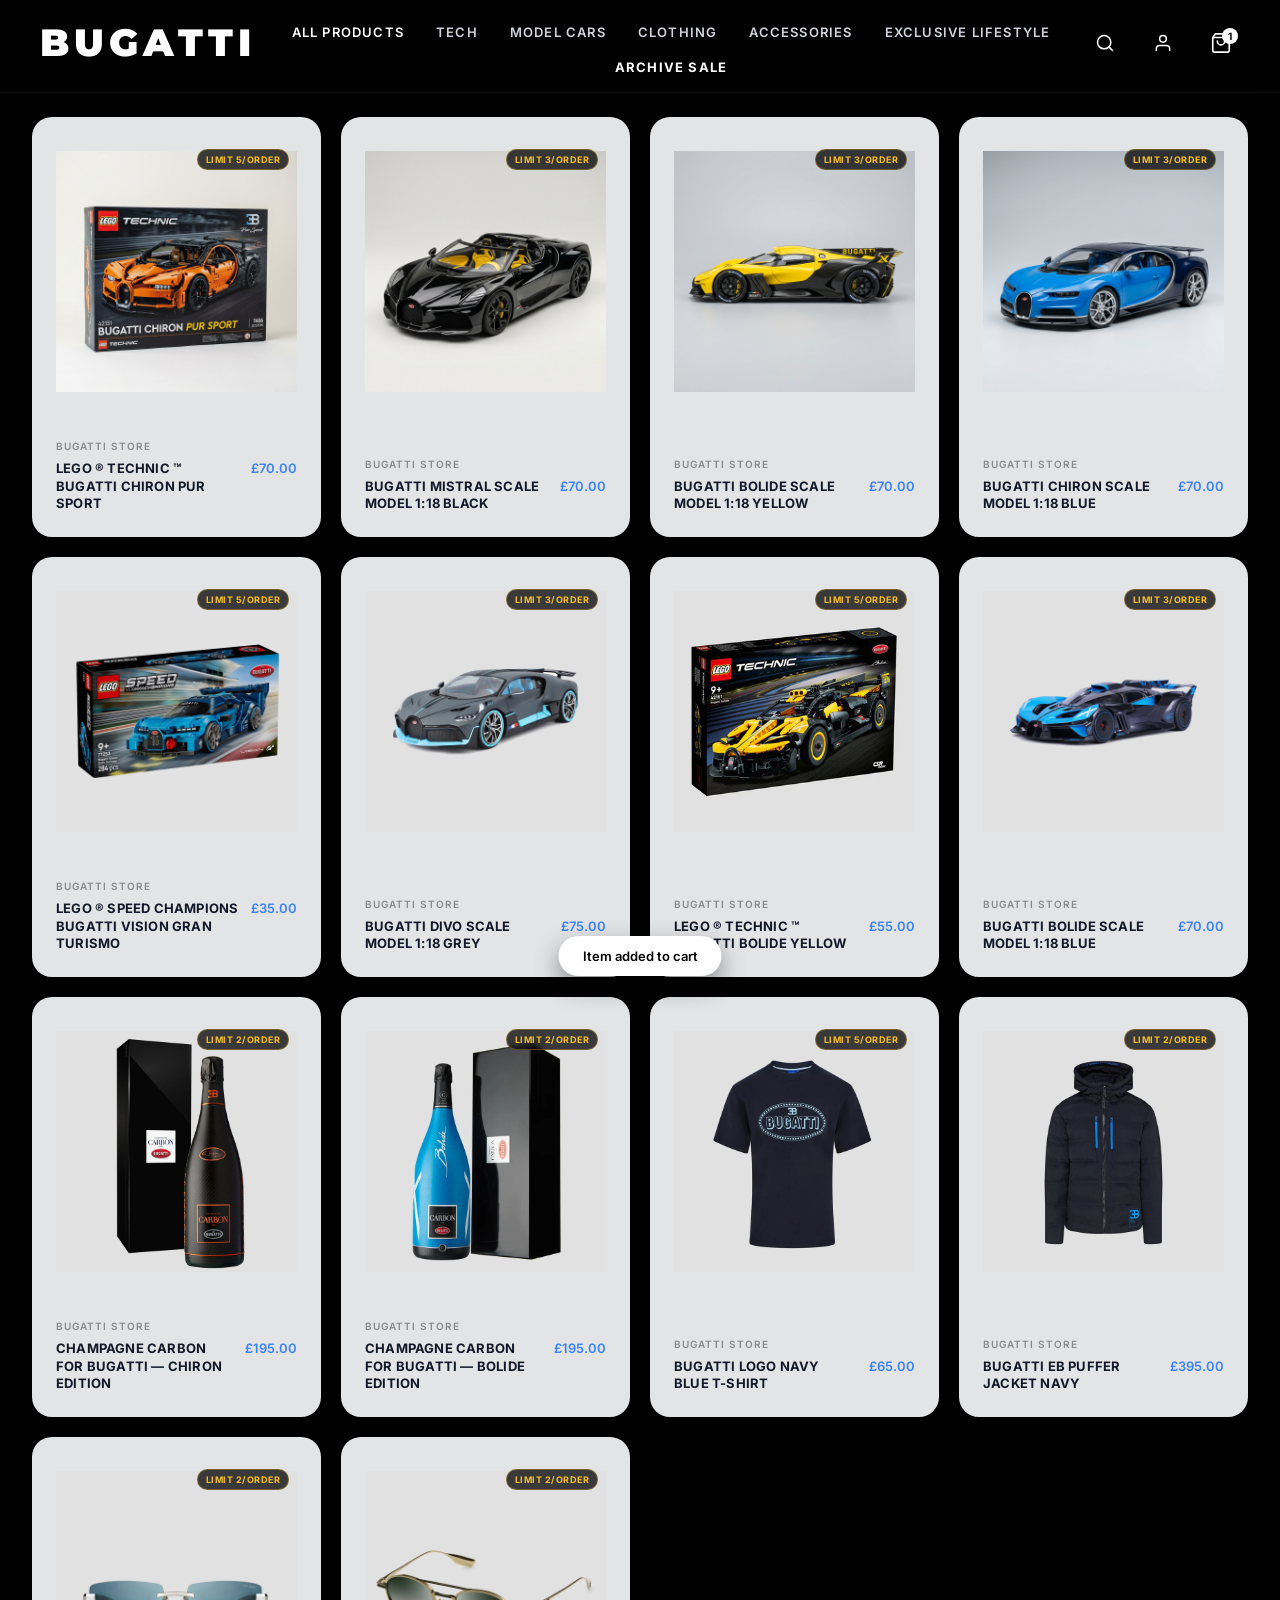
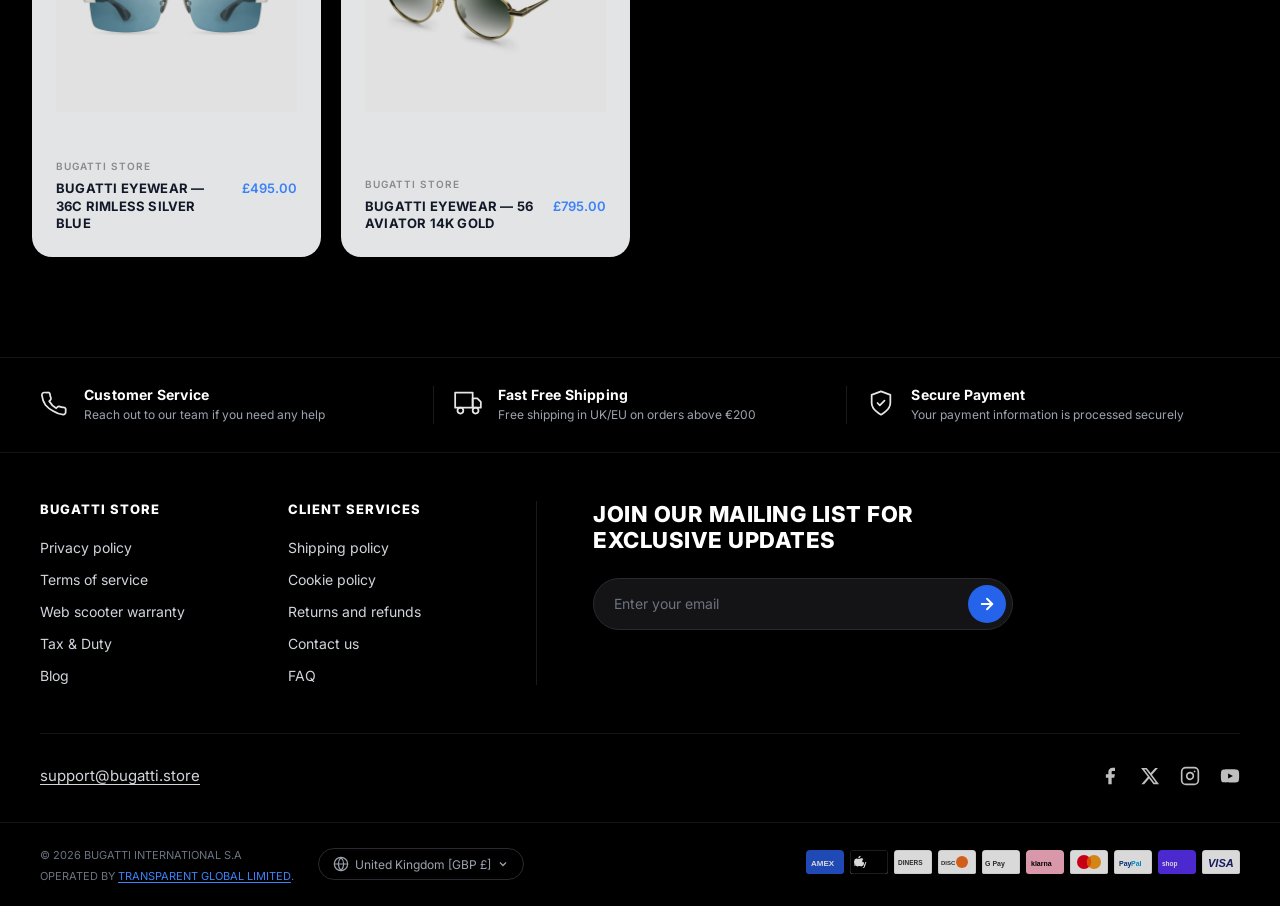
<file: index.html>
<!DOCTYPE html>
<html lang="en">
<head>
  <meta charset="UTF-8">
  <meta name="viewport" content="width=device-width, initial-scale=1.0">
  <title>BUGATTI STORE | Official Store</title>
  <meta name="description" content="Shop official Bugatti model cars, apparel, technology, and lifestyle accessories.">
  <link rel="preconnect" href="https://fonts.googleapis.com">
  <link rel="preconnect" href="https://fonts.gstatic.com" crossorigin>
  <link href="https://fonts.googleapis.com/css2?family=Inter:wght@300;400;500;600;700;800&family=Montserrat:wght@500;700;800;900&display=swap" rel="stylesheet">
  <link rel="stylesheet" href="style.css">
</head>
<body>
  <!-- HEADER -->
  <header class="header">
    <div class="header-container">
      <a href="#" class="logo" id="brand-logo">BUGATTI</a>
      
      <nav class="nav-menu">
        <div class="nav-main">
          <a href="#" class="nav-link active" data-category="all">ALL PRODUCTS</a>
          <a href="#" class="nav-link" data-category="tech">TECH</a>
          <a href="#" class="nav-link" data-category="models">MODEL CARS</a>
          <a href="#" class="nav-link" data-category="clothing">CLOTHING</a>
          <a href="#" class="nav-link" data-category="accessories">ACCESSORIES</a>
          <a href="#" class="nav-link" data-category="lifestyle">EXCLUSIVE LIFESTYLE</a>
        </div>
        <div class="nav-sub">
          <a href="#" class="nav-link sale-link" data-category="sale">ARCHIVE SALE</a>
        </div>
      </nav>

      <div class="header-actions">
        <button class="icon-btn" id="search-btn" title="Search" aria-label="Search">
          <svg width="20" height="20" viewBox="0 0 24 24" fill="none" stroke="currentColor" stroke-width="1.8" stroke-linecap="round" stroke-linejoin="round">
            <circle cx="11" cy="11" r="8"></circle>
            <line x1="21" y1="21" x2="16.65" y2="16.65"></line>
          </svg>
        </button>
        <button class="icon-btn" id="account-btn" title="Account" aria-label="Account">
          <svg width="20" height="20" viewBox="0 0 24 24" fill="none" stroke="currentColor" stroke-width="1.8" stroke-linecap="round" stroke-linejoin="round">
            <path d="M20 21v-2a4 4 0 0 0-4-4H8a4 4 0 0 0-4 4v2"></path>
            <circle cx="12" cy="7" r="4"></circle>
          </svg>
        </button>
        <button class="icon-btn cart-toggle-btn" id="cart-icon-btn" title="View Cart" aria-label="View Cart">
          <svg width="22" height="22" viewBox="0 0 24 24" fill="none" stroke="currentColor" stroke-width="1.8" stroke-linecap="round" stroke-linejoin="round">
            <path d="M6 2L3 6v14a2 2 0 0 0 2 2h14a2 2 0 0 0 2-2V6l-3-4z"></path>
            <line x1="3" y1="6" x2="21" y2="6"></line>
            <path d="M16 10a4 4 0 0 1-8 0"></path>
          </svg>
          <span class="cart-badge" id="cart-badge-count">1</span>
        </button>
      </div>
    </div>
  </header>

  <!-- SEARCH OVERLAY -->
  <div class="search-overlay" id="search-overlay">
    <div class="search-modal">
      <div class="search-input-wrapper">
        <svg width="20" height="20" viewBox="0 0 24 24" fill="none" stroke="currentColor" stroke-width="2">
          <circle cx="11" cy="11" r="8"></circle>
          <line x1="21" y1="21" x2="16.65" y2="16.65"></line>
        </svg>
        <input type="text" id="search-input" placeholder="Search Bugatti store products..." autocomplete="off">
        <button class="close-search-btn" id="close-search-btn">&times;</button>
      </div>
      <div class="search-results" id="search-results"></div>
    </div>
  </div>

  <!-- MAIN CATALOG -->
  <main class="main-content">
    <div class="container">
      <div class="products-grid" id="products-grid">
        <!-- Dynamic Product Cards Injected Here -->
      </div>
    </div>
  </main>

  <!-- CART OVERLAY / BACKDROP -->
  <div class="cart-backdrop" id="cart-backdrop"></div>

  <!-- CART DRAWER -->
  <aside class="cart-drawer" id="cart-drawer">
    <!-- Header -->
    <div class="cart-drawer-header">
      <div class="cart-tabs">
        <button class="cart-tab active" id="tab-cart">Cart<sup class="cart-sup" id="cart-tab-count">1</sup></button>
        <button class="cart-tab muted" id="tab-recent">Recently viewed</button>
      </div>
      <button class="close-drawer-btn" id="close-cart-btn" aria-label="Close Cart">
        <svg width="18" height="18" viewBox="0 0 24 24" fill="none" stroke="currentColor" stroke-width="2">
          <line x1="18" y1="6" x2="6" y2="18"></line>
          <line x1="6" y1="6" x2="18" y2="18"></line>
        </svg>
      </button>
    </div>

    <!-- Free Shipping Progress -->
    <div class="shipping-banner">
      <div class="shipping-text" id="shipping-text-desc">
        Spend <span class="highlight-price" id="shipping-needed-amount">£130.00</span> more to reach free shipping!
      </div>
      <div class="progress-bar-container">
        <div class="progress-bar-fill" id="shipping-progress-bar" style="width: 35%;"></div>
      </div>
    </div>

    <!-- Tab Content: Cart List -->
    <div class="cart-tab-content active" id="cart-content-view">
      <div class="cart-items-list" id="cart-items-list">
        <!-- Cart Items Injected Here -->
      </div>

      <!-- Drawer Footer -->
      <div class="cart-drawer-footer">
        <div class="cart-action-tools">
          <button class="action-tool-btn" id="btn-order-note">
            <svg width="16" height="16" viewBox="0 0 24 24" fill="none" stroke="currentColor" stroke-width="2">
              <path d="M14 2H6a2 2 0 0 0-2 2v16a2 2 0 0 0 2 2h12a2 2 0 0 0 2-2V8z"></path>
              <polyline points="14 2 14 8 20 8"></polyline>
              <line x1="16" y1="13" x2="8" y2="13"></line>
              <line x1="16" y1="17" x2="8" y2="17"></line>
              <polyline points="10 9 9 9 8 9"></polyline>
            </svg>
            <span>Order note</span>
          </button>
          <button class="action-tool-btn" id="btn-shipping">
            <svg width="16" height="16" viewBox="0 0 24 24" fill="none" stroke="currentColor" stroke-width="2">
              <rect x="1" y="3" width="15" height="13"></rect>
              <polygon points="16 8 20 8 23 11 23 16 16 16 16 8"></polygon>
              <circle cx="5.5" cy="18.5" r="2.5"></circle>
              <circle cx="18.5" cy="18.5" r="2.5"></circle>
            </svg>
            <span>Shipping</span>
          </button>
          <button class="action-tool-btn" id="btn-discount">
            <svg width="16" height="16" viewBox="0 0 24 24" fill="none" stroke="currentColor" stroke-width="2">
              <line x1="19" y1="5" x2="5" y2="19"></line>
              <circle cx="6.5" cy="6.5" r="2.5"></circle>
              <circle cx="17.5" cy="17.5" r="2.5"></circle>
            </svg>
            <span>Discount</span>
          </button>
        </div>

        <!-- ORDER NOTE PANEL -->
        <div class="cart-panel" id="panel-order-note">
          <div class="cart-panel-inner">
            <label class="panel-label">Add a note to your order</label>
            <textarea class="cart-note-textarea" id="order-note-textarea" placeholder="Gift message, special instructions..." maxlength="500"></textarea>
            <div class="panel-row-end">
              <span class="note-char-count" id="note-char-count">0 / 500</span>
              <button class="btn-panel-save" id="save-note-btn">Save note</button>
            </div>
          </div>
        </div>

        <!-- SHIPPING CALCULATOR PANEL -->
        <div class="cart-panel" id="panel-shipping">
          <div class="cart-panel-inner">
            <label class="panel-label">Estimate shipping</label>
            <div class="shipping-fields">
              <div class="shipping-field-group">
                <select class="panel-select" id="shipping-country">
                  <option value="">Select country…</option>
                  <option value="UK">🇬🇧 United Kingdom</option>
                  <option value="EU_CLOSE">🇫🇷 France / Germany / Spain</option>
                  <option value="EU_FAR">🇵🇱 Eastern Europe</option>
                  <option value="US">🇺🇸 United States</option>
                  <option value="CA">🇨🇦 Canada</option>
                  <option value="AU">🇦🇺 Australia</option>
                  <option value="OTHER">🌍 Rest of world</option>
                </select>
              </div>
              <div class="shipping-field-group">
                <input type="text" class="panel-input" id="shipping-postcode" placeholder="City or postcode (e.g. SW1A 1AA)">
              </div>
            </div>
            <button class="btn-panel-calc" id="btn-calc-shipping">Calculate</button>
            <div class="shipping-result" id="shipping-result"></div>
          </div>
        </div>

        <!-- DISCOUNT PANEL -->
        <div class="cart-panel" id="panel-discount">
          <div class="cart-panel-inner">
            <label class="panel-label">Discount code</label>
            <div class="discount-input-row">
              <input type="text" class="panel-input discount-code-input" id="discount-code-input" placeholder="Enter code…" autocomplete="off">
              <button class="btn-panel-apply" id="btn-apply-discount">Apply</button>
            </div>
            <div class="discount-result" id="discount-result"></div>
          </div>
        </div>

        <div class="summary-line">
          <div class="tax-info">
            Tax included. <a href="#" class="underline-link">Shipping</a> calculated at checkout.
          </div>
          <div class="subtotal-info">
            <span class="subtotal-label">Subtotal</span>
            <span class="subtotal-value" id="cart-subtotal-price">£70.00 GBP</span>
          </div>
        </div>

        <div class="cart-footer-buttons">
          <button class="btn btn-checkout" id="checkout-btn">
            <svg width="16" height="16" viewBox="0 0 24 24" fill="none" stroke="currentColor" stroke-width="2.2" class="lock-icon">
              <rect x="3" y="11" width="18" height="11" rx="2" ry="2"></rect>
              <path d="M7 11V7a5 5 0 0 1 10 0v4"></path>
            </svg>
            Check out
          </button>
          <button class="btn btn-view-cart" id="view-cart-page-btn">View cart</button>
        </div>
      </div>
    </div>

    <!-- Tab Content: Recently Viewed -->
    <div class="cart-tab-content" id="recent-content-view" style="display: none;">
      <div class="recent-items-grid" id="recent-items-grid">
        <!-- Recently viewed items -->
      </div>
    </div>
  </aside>

  <!-- QUICK VIEW PRODUCT MODAL -->
  <div class="modal-backdrop" id="modal-backdrop"></div>
  <div class="product-modal" id="product-modal">
    <button class="close-modal-btn" id="close-modal-btn">&times;</button>
    <div class="modal-body" id="modal-body">
      <!-- Injected Product Details -->
    </div>
  </div>

  <!-- TOAST NOTIFICATION -->
  <div class="toast-notification" id="toast-notification">
    <span class="toast-message" id="toast-message">Item added to cart</span>
  </div>

  <!-- FOOTER -->
  <footer class="site-footer">
    <!-- Service Strip -->
    <div class="footer-service-strip">
      <div class="footer-service-item">
        <div class="service-icon">
          <svg width="28" height="28" viewBox="0 0 24 24" fill="none" stroke="currentColor" stroke-width="1.5" stroke-linecap="round" stroke-linejoin="round">
            <path d="M22 16.92v3a2 2 0 0 1-2.18 2 19.79 19.79 0 0 1-8.63-3.07A19.5 19.5 0 0 1 4.69 13.73 19.79 19.79 0 0 1 1.61 5.18 2 2 0 0 1 3.6 3h3a2 2 0 0 1 2 1.72 12.84 12.84 0 0 0 .7 2.81 2 2 0 0 1-.45 2.11L7.91 10.5a16 16 0 0 0 6 6l.95-.95a2 2 0 0 1 2.11-.45 12.84 12.84 0 0 0 2.81.7A2 2 0 0 1 22 16.92z"/>
          </svg>
        </div>
        <div class="service-text">
          <strong>Customer Service</strong>
          <span>Reach out to our team if you need any help</span>
        </div>
      </div>
      <div class="footer-service-divider"></div>
      <div class="footer-service-item">
        <div class="service-icon">
          <svg width="28" height="28" viewBox="0 0 24 24" fill="none" stroke="currentColor" stroke-width="1.5" stroke-linecap="round" stroke-linejoin="round">
            <rect x="1" y="3" width="15" height="13"/><polygon points="16 8 20 8 23 11 23 16 16 16 16 8"/>
            <circle cx="5.5" cy="18.5" r="2.5"/><circle cx="18.5" cy="18.5" r="2.5"/>
          </svg>
        </div>
        <div class="service-text">
          <strong>Fast Free Shipping</strong>
          <span>Free shipping in UK/EU on orders above €200</span>
        </div>
      </div>
      <div class="footer-service-divider"></div>
      <div class="footer-service-item">
        <div class="service-icon">
          <svg width="28" height="28" viewBox="0 0 24 24" fill="none" stroke="currentColor" stroke-width="1.5" stroke-linecap="round" stroke-linejoin="round">
            <path d="M12 22s8-4 8-10V5l-8-3-8 3v7c0 6 8 10 8 10z"/>
            <polyline points="9 12 11 14 15 10"/>
          </svg>
        </div>
        <div class="service-text">
          <strong>Secure Payment</strong>
          <span>Your payment information is processed securely</span>
        </div>
      </div>
    </div>

    <!-- Footer Main -->
    <div class="footer-main">
      <div class="footer-columns">
        <!-- Column 1: Bugatti Store -->
        <div class="footer-col">
          <h4 class="footer-col-title">BUGATTI STORE</h4>
          <ul class="footer-links">
            <li><a href="#">Privacy policy</a></li>
            <li><a href="#">Terms of service</a></li>
            <li><a href="#">Web scooter warranty</a></li>
            <li><a href="#">Tax &amp; Duty</a></li>
            <li><a href="#">Blog</a></li>
          </ul>
        </div>

        <!-- Column 2: Client Services -->
        <div class="footer-col">
          <h4 class="footer-col-title">CLIENT SERVICES</h4>
          <ul class="footer-links">
            <li><a href="#">Shipping policy</a></li>
            <li><a href="#">Cookie policy</a></li>
            <li><a href="#">Returns and refunds</a></li>
            <li><a href="#">Contact us</a></li>
            <li><a href="#">FAQ</a></li>
          </ul>
        </div>

        <!-- Divider -->
        <div class="footer-col-divider"></div>

        <!-- Column 3: Mailing List -->
        <div class="footer-col footer-col-wide">
          <h4 class="footer-mailing-title">JOIN OUR MAILING LIST FOR EXCLUSIVE UPDATES</h4>
          <div class="footer-email-form">
            <input type="email" id="footer-email-input" placeholder="Enter your email" class="footer-email-input">
            <button class="footer-email-btn" id="footer-email-btn" aria-label="Subscribe">
              <svg width="18" height="18" viewBox="0 0 24 24" fill="none" stroke="currentColor" stroke-width="2.5" stroke-linecap="round" stroke-linejoin="round">
                <line x1="5" y1="12" x2="19" y2="12"/><polyline points="12 5 19 12 12 19"/>
              </svg>
            </button>
          </div>
        </div>
      </div>

      <!-- Footer Middle Row -->
      <div class="footer-middle-row">
        <a href="mailto:support@bugatti.store" class="footer-email-link">support@bugatti.store</a>
        <div class="footer-socials">
          <!-- Facebook -->
          <a href="#" class="footer-social-btn" aria-label="Facebook">
            <svg width="20" height="20" viewBox="0 0 24 24" fill="currentColor">
              <path d="M18 2h-3a5 5 0 0 0-5 5v3H7v4h3v8h4v-8h3l1-4h-4V7a1 1 0 0 1 1-1h3z"/>
            </svg>
          </a>
          <!-- X / Twitter -->
          <a href="#" class="footer-social-btn" aria-label="X (Twitter)">
            <svg width="20" height="20" viewBox="0 0 24 24" fill="currentColor">
              <path d="M18.244 2.25h3.308l-7.227 8.26 8.502 11.24H16.17l-5.214-6.817L4.99 21.75H1.68l7.73-8.835L1.254 2.25H8.08l4.713 6.231zm-1.161 17.52h1.833L7.084 4.126H5.117z"/>
            </svg>
          </a>
          <!-- Instagram -->
          <a href="#" class="footer-social-btn" aria-label="Instagram">
            <svg width="20" height="20" viewBox="0 0 24 24" fill="none" stroke="currentColor" stroke-width="2" stroke-linecap="round" stroke-linejoin="round">
              <rect x="2" y="2" width="20" height="20" rx="5" ry="5"/><path d="M16 11.37A4 4 0 1 1 12.63 8 4 4 0 0 1 16 11.37z"/>
              <line x1="17.5" y1="6.5" x2="17.51" y2="6.5"/>
            </svg>
          </a>
          <!-- YouTube -->
          <a href="#" class="footer-social-btn" aria-label="YouTube">
            <svg width="20" height="20" viewBox="0 0 24 24" fill="currentColor">
              <path d="M22.54 6.42a2.78 2.78 0 0 0-1.95-1.96C18.88 4 12 4 12 4s-6.88 0-8.59.46A2.78 2.78 0 0 0 1.46 6.42 29 29 0 0 0 1 12a29 29 0 0 0 .46 5.58 2.78 2.78 0 0 0 1.95 1.97C5.12 20 12 20 12 20s6.88 0 8.59-.45a2.78 2.78 0 0 0 1.95-1.97A29 29 0 0 0 23 12a29 29 0 0 0-.46-5.58z"/>
              <polygon points="9.75 15.02 15.5 12 9.75 8.98 9.75 15.02" fill="#000"/>
            </svg>
          </a>
        </div>
      </div>
    </div>

    <!-- Footer Bottom -->
    <div class="footer-bottom">
      <div class="footer-bottom-inner">
        <div class="footer-copyright">
          <span>© 2026 BUGATTI INTERNATIONAL S.A<br>OPERATED BY <a href="#" class="footer-copyright-link">TRANSPARENT GLOBAL LIMITED</a>.</span>
        </div>
        <div class="footer-country-selector">
          <svg width="16" height="16" viewBox="0 0 24 24" fill="none" stroke="currentColor" stroke-width="1.8" stroke-linecap="round" stroke-linejoin="round">
            <circle cx="12" cy="12" r="10"/><line x1="2" y1="12" x2="22" y2="12"/>
            <path d="M12 2a15.3 15.3 0 0 1 4 10 15.3 15.3 0 0 1-4 10 15.3 15.3 0 0 1-4-10 15.3 15.3 0 0 1 4-10z"/>
          </svg>
          <span>United Kingdom [GBP £]</span>
          <svg width="12" height="12" viewBox="0 0 24 24" fill="none" stroke="currentColor" stroke-width="2.5"><polyline points="6 9 12 15 18 9"/></svg>
        </div>
        <div class="footer-payments">
          <!-- Amex -->
          <div class="payment-icon" title="American Express">
            <svg viewBox="0 0 38 24" width="38" height="24" role="img" aria-label="American Express">
              <rect width="38" height="24" rx="3" fill="#2557D6"/>
              <text x="5" y="16" fill="white" font-size="8" font-weight="bold" font-family="Arial">AMEX</text>
            </svg>
          </div>
          <!-- Apple Pay -->
          <div class="payment-icon" title="Apple Pay">
            <svg viewBox="0 0 38 24" width="38" height="24" role="img" aria-label="Apple Pay">
              <rect width="38" height="24" rx="3" fill="#000" stroke="#444" stroke-width="1"/>
              <text x="4" y="16" fill="white" font-size="7" font-weight="bold" font-family="Arial"> Pay</text>
              <path d="M10 7.5c.4-.5.7-1.1.6-1.8-.6 0-1.3.4-1.7.9-.4.5-.7 1.1-.6 1.7.6.1 1.3-.3 1.7-.8z" fill="white"/>
              <path d="M10.6 8.4c-.9-.1-1.7.5-2.2.5s-1.1-.5-1.9-.4C5.6 8.6 4.9 9.2 4.5 10c-.8 1.5-.2 3.7 1 5 .5.7 1.1 1.5 1.9 1.5.7 0 1-.5 1.9-.5s1.1.5 1.9.4c.8 0 1.3-.7 1.8-1.4.6-.8.8-1.6.8-1.7-.1 0-1.5-.6-1.5-2.2 0-1.3 1.1-2 1.1-2-.6-.9-1.5-.9-1.8-.9" fill="white"/>
            </svg>
          </div>
          <!-- Diners Club -->
          <div class="payment-icon" title="Diners Club">
            <svg viewBox="0 0 38 24" width="38" height="24" role="img" aria-label="Diners Club">
              <rect width="38" height="24" rx="3" fill="#fff" stroke="#ddd" stroke-width="1"/>
              <text x="4" y="15" fill="#333" font-size="6.5" font-weight="bold" font-family="Arial">DINERS</text>
            </svg>
          </div>
          <!-- Discover -->
          <div class="payment-icon" title="Discover">
            <svg viewBox="0 0 38 24" width="38" height="24" role="img" aria-label="Discover">
              <rect width="38" height="24" rx="3" fill="#fff" stroke="#ddd" stroke-width="1"/>
              <circle cx="24" cy="12" r="6" fill="#F76F20"/>
              <text x="3" y="15" fill="#333" font-size="6" font-weight="bold" font-family="Arial">DISC</text>
            </svg>
          </div>
          <!-- Google Pay -->
          <div class="payment-icon" title="Google Pay">
            <svg viewBox="0 0 38 24" width="38" height="24" role="img" aria-label="Google Pay">
              <rect width="38" height="24" rx="3" fill="#fff" stroke="#ddd" stroke-width="1"/>
              <text x="3" y="16" fill="#333" font-size="7" font-weight="bold" font-family="Arial">G Pay</text>
            </svg>
          </div>
          <!-- Klarna -->
          <div class="payment-icon" title="Klarna">
            <svg viewBox="0 0 38 24" width="38" height="24" role="img" aria-label="Klarna">
              <rect width="38" height="24" rx="3" fill="#FFB3C7"/>
              <text x="5" y="16" fill="#000" font-size="7" font-weight="bold" font-family="Arial">klarna</text>
            </svg>
          </div>
          <!-- Mastercard -->
          <div class="payment-icon" title="Mastercard">
            <svg viewBox="0 0 38 24" width="38" height="24" role="img" aria-label="Mastercard">
              <rect width="38" height="24" rx="3" fill="#fff" stroke="#ddd" stroke-width="1"/>
              <circle cx="14" cy="12" r="7" fill="#EB001B"/>
              <circle cx="24" cy="12" r="7" fill="#F79E1B"/>
              <path d="M19 6.8a7 7 0 0 1 0 10.4A7 7 0 0 1 19 6.8z" fill="#FF5F00"/>
            </svg>
          </div>
          <!-- PayPal -->
          <div class="payment-icon" title="PayPal">
            <svg viewBox="0 0 38 24" width="38" height="24" role="img" aria-label="PayPal">
              <rect width="38" height="24" rx="3" fill="#fff" stroke="#ddd" stroke-width="1"/>
              <text x="5" y="16" fill="#003087" font-size="7" font-weight="bold" font-family="Arial">Pay</text>
              <text x="17" y="16" fill="#009CDE" font-size="7" font-weight="bold" font-family="Arial">Pal</text>
            </svg>
          </div>
          <!-- Shop Pay -->
          <div class="payment-icon" title="Shop Pay">
            <svg viewBox="0 0 38 24" width="38" height="24" role="img" aria-label="Shop Pay">
              <rect width="38" height="24" rx="3" fill="#5A31F4"/>
              <text x="4" y="16" fill="white" font-size="6.5" font-weight="bold" font-family="Arial">shop</text>
            </svg>
          </div>
          <!-- Visa -->
          <div class="payment-icon" title="Visa">
            <svg viewBox="0 0 38 24" width="38" height="24" role="img" aria-label="Visa">
              <rect width="38" height="24" rx="3" fill="#fff" stroke="#ddd" stroke-width="1"/>
              <text x="6" y="17" fill="#1A1F71" font-size="11" font-weight="bold" font-family="Arial" font-style="italic">VISA</text>
            </svg>
          </div>
        </div>
      </div>
    </div>
  </footer>

  <!-- ORDER HISTORY & TRACKING MODAL -->
  <div class="orders-backdrop" id="orders-backdrop"></div>
  <div class="orders-modal" id="orders-modal">
    <div class="orders-modal-header">
      <div class="orders-modal-title-box">
        <svg width="22" height="22" viewBox="0 0 24 24" fill="none" stroke="currentColor" stroke-width="2">
          <path d="M20 21v-2a4 4 0 0 0-4-4H8a4 4 0 0 0-4 4v2"></path>
          <circle cx="12" cy="7" r="4"></circle>
        </svg>
        <span class="orders-modal-title">Order History &amp; Delivery Tracking</span>
      </div>
      <button class="close-orders-btn" id="close-orders-btn">&times;</button>
    </div>

    <div class="orders-modal-body">
      <!-- Search & Filters -->
      <div class="orders-controls-bar">
        <div class="orders-search-box">
          <svg width="16" height="16" viewBox="0 0 24 24" fill="none" stroke="currentColor" stroke-width="2">
            <circle cx="11" cy="11" r="8"></circle>
            <line x1="21" y1="21" x2="16.65" y2="16.65"></line>
          </svg>
          <input type="text" id="orders-search-input" placeholder="Search by order ID or product title...">
        </div>
        <div class="orders-filter-pills" id="orders-filter-pills">
          <button class="filter-pill active" data-status="all">All</button>
          <button class="filter-pill" data-status="processing">Processing</button>
          <button class="filter-pill" data-status="transit">In Transit</button>
          <button class="filter-pill" data-status="delivered">Delivered</button>
        </div>
      </div>

      <!-- Main Layout: List & Details -->
      <div class="orders-content-grid">
        <!-- Left: Order Cards List -->
        <div class="orders-list-wrapper" id="orders-list-wrapper">
          <div class="orders-list" id="orders-list">
            <!-- Dynamic Order Cards Injected Here -->
          </div>
        </div>

        <!-- Right: Detailed Delivery Tracking View -->
        <div class="order-detail-panel" id="order-detail-panel">
          <div class="detail-empty-state" id="detail-empty-state">
            <svg width="48" height="48" viewBox="0 0 24 24" fill="none" stroke="currentColor" stroke-width="1.5">
              <rect x="1" y="3" width="15" height="13"></rect>
              <polygon points="16 8 20 8 23 11 23 16 16 16 16 8"></polygon>
              <circle cx="5.5" cy="18.5" r="2.5"></circle>
              <circle cx="18.5" cy="18.5" r="2.5"></circle>
            </svg>
            <p>Select an order to view detailed delivery tracking timeline</p>
          </div>

          <div class="detail-content" id="detail-content" style="display: none;">
            <!-- Dynamic Order Tracking Stepper & Breakdown Injected Here -->
          </div>
        </div>
      </div>
    </div>
  </div>

  <script src="app.js"></script>
</body>
</html>
</file>
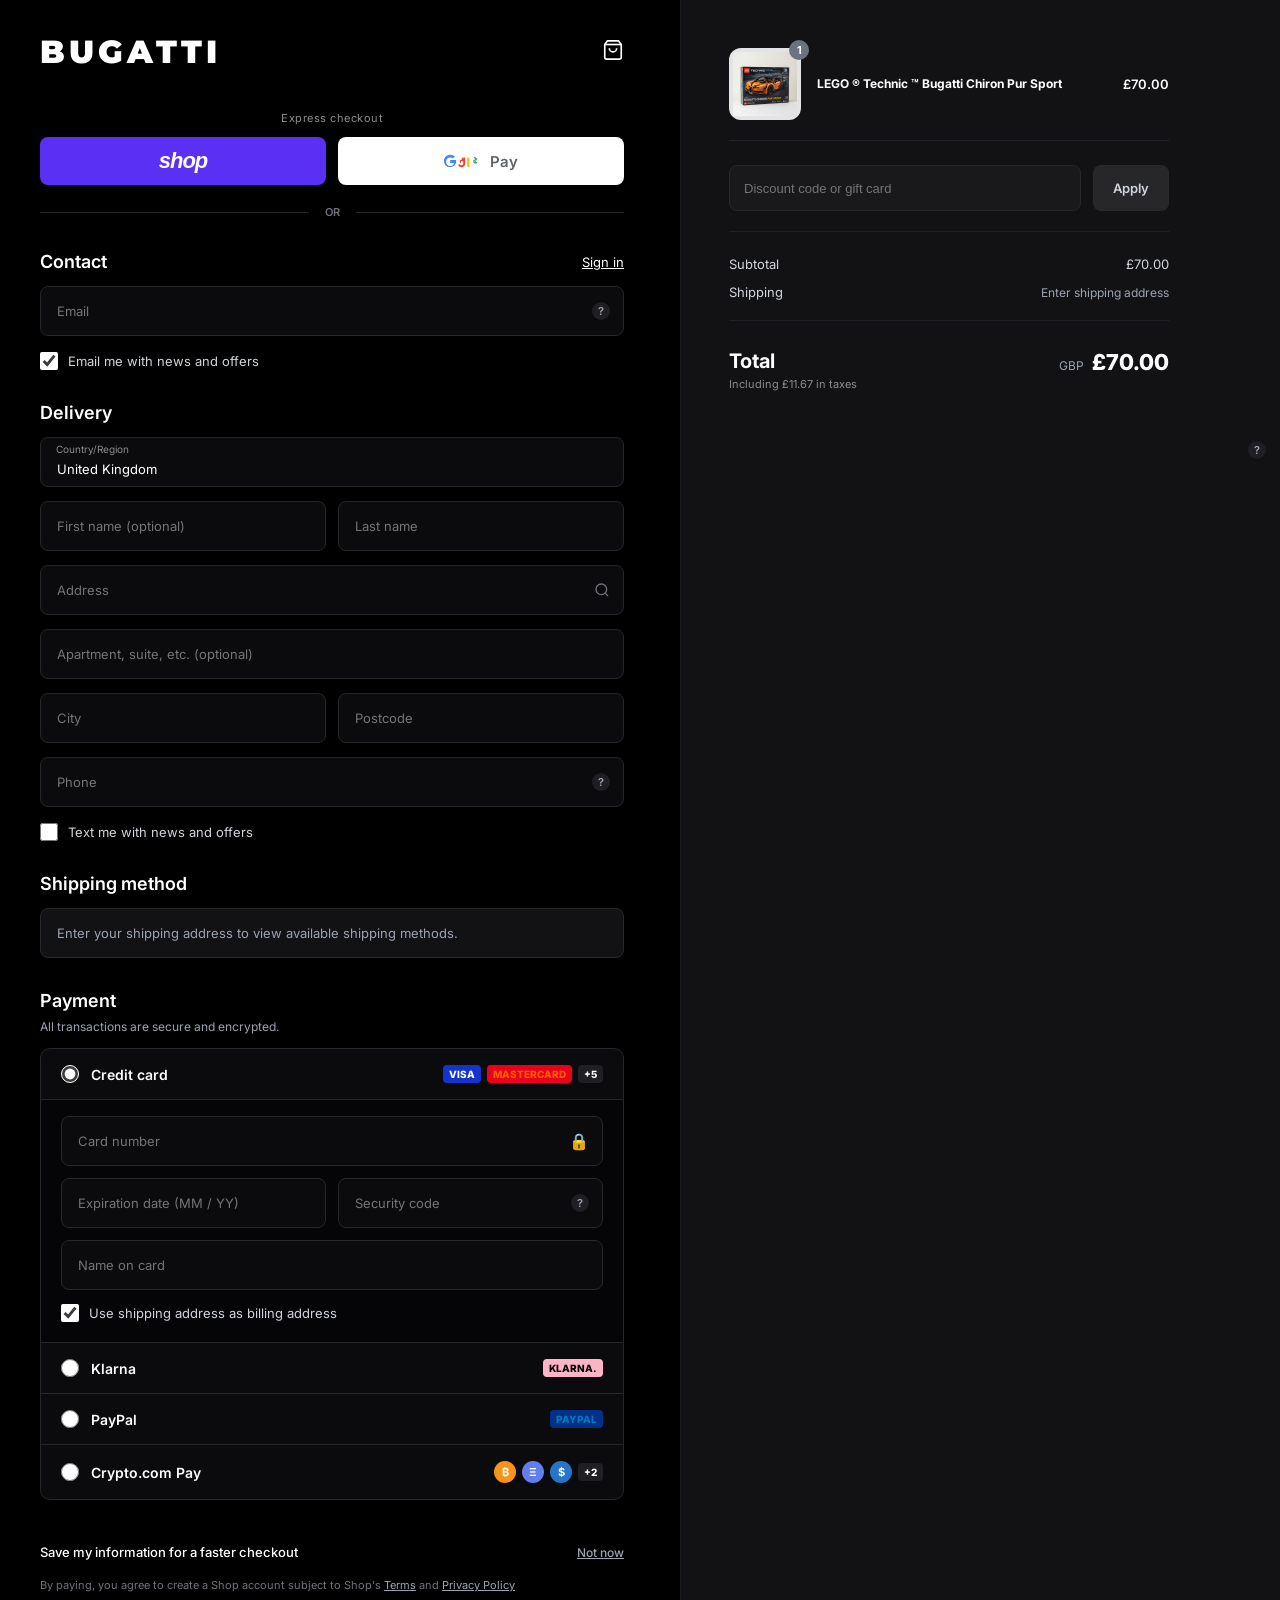
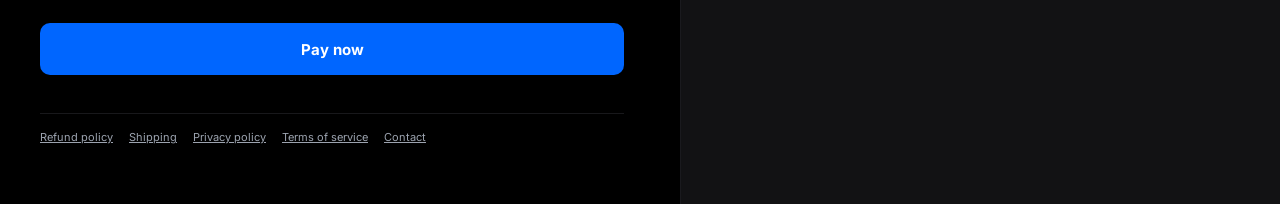
<file: checkout.html>
<!DOCTYPE html>
<html lang="en">
<head>
  <meta charset="UTF-8">
  <meta name="viewport" content="width=device-width, initial-scale=1.0">
  <title>Checkout - BUGATTI Store</title>
  <link rel="preconnect" href="https://fonts.googleapis.com">
  <link rel="preconnect" href="https://fonts.gstatic.com" crossorigin>
  <link href="https://fonts.googleapis.com/css2?family=Inter:wght@300;400;500;600;700;800&family=Montserrat:wght@700;800;900&display=swap" rel="stylesheet">
  <link rel="stylesheet" href="checkout.css">
</head>
<body>
  <div class="checkout-layout">
    <!-- LEFT COLUMN: Checkout Form -->
    <main class="checkout-main">
      <div class="checkout-header">
        <a href="index.html" class="logo">BUGATTI</a>
        <a href="index.html" class="cart-bag-icon" title="Return to store">
          <svg width="22" height="22" viewBox="0 0 24 24" fill="none" stroke="currentColor" stroke-width="1.8">
            <path d="M6 2L3 6v14a2 2 0 0 0 2 2h14a2 2 0 0 0 2-2V6l-3-4z"></path>
            <line x1="3" y1="6" x2="21" y2="6"></line>
            <path d="M16 10a4 4 0 0 1-8 0"></path>
          </svg>
        </a>
      </div>

      <!-- Express Checkout -->
      <section class="express-checkout-section">
        <div class="express-title">Express checkout</div>
        <div class="express-buttons">
          <button class="btn-express btn-shop">
            <span>shop</span>
          </button>
          <button class="btn-express btn-gpay">
            <svg width="42" height="18" viewBox="0 0 42 18">
              <path fill="#4285F4" d="M6.22 8.41v2.54h3.81c-.16 1.04-1.21 3.03-3.81 3.03-2.29 0-4.16-1.9-4.16-4.24s1.87-4.24 4.16-4.24c1.3 0 2.18.55 2.68 1.03l2.02-1.95C9.64 3.39 8.1 2.7 6.22 2.7 2.78 2.7 0 5.48 0 8.9s2.78 6.2 6.22 6.2c3.59 0 5.97-2.52 5.97-6.07 0-.41-.04-.72-.1-.99H6.22z"/>
              <path fill="#EA4335" d="M17.8 7.42c-1.12 0-2.02.85-2.02 2.05 0 1.18.9 2.05 2.02 2.05.62 0 1.25-.31 1.55-.78v.63c0 1.25-.76 1.93-1.85 1.93-.89 0-1.45-.63-1.67-1.17l-1.78.74c.51 1.22 1.86 2.36 3.45 2.36 2.01 0 3.7-1.18 3.7-4.12V5.62h-1.91v.78c-.35-.44-.95-.98-1.49-.98zm.22 1.63c.64 0 1.23.53 1.23 1.25 0 .73-.59 1.24-1.23 1.24-.65 0-1.25-.51-1.25-1.24 0-.74.6-1.25 1.25-1.25z"/>
              <path fill="#FBBC05" d="M25.3 5.62h-2.1v9.23h2.1V5.62z"/>
              <path fill="#34A853" d="M31.2 7.42c-1.17 0-2.14.93-2.14 2.05 0 1.11.96 2.05 2.14 2.05 1.14 0 1.81-.78 2.05-1.34l-1.73-.72c-.14.3-.43.71-.98.71-.56 0-1.02-.32-1.21-.77l3.96-1.64-.19-.44c-.35-.95-1.44-2.61-3.66-2.61zm.08 1.59c.43 0 .75.22.88.51l-2.09.87c.01-.73.53-1.38 1.21-1.38z"/>
            </svg>
            <span class="gpay-text">Pay</span>
          </button>
        </div>
        <div class="divider">
          <span>OR</span>
        </div>
      </section>

      <!-- Contact -->
      <section class="checkout-section">
        <div class="section-header">
          <h2>Contact</h2>
          <a href="#" class="link-signin">Sign in</a>
        </div>
        <div class="input-field">
          <input type="email" id="email" placeholder="Email" required>
          <span class="field-icon-help">?</span>
        </div>
        <label class="checkbox-label">
          <input type="checkbox" checked>
          <span>Email me with news and offers</span>
        </label>
      </section>

      <!-- Delivery -->
      <section class="checkout-section">
        <h2>Delivery</h2>
        <div class="input-field">
          <select id="country">
            <option value="UK">United Kingdom</option>
            <option value="US">United States</option>
            <option value="FR">France</option>
            <option value="DE">Germany</option>
            <option value="VN">Vietnam</option>
          </select>
          <label class="floating-label">Country/Region</label>
        </div>

        <div class="input-grid">
          <div class="input-field">
            <input type="text" id="first-name" placeholder="First name (optional)">
          </div>
          <div class="input-field">
            <input type="text" id="last-name" placeholder="Last name" required>
          </div>
        </div>

        <div class="input-field">
          <input type="text" id="address" placeholder="Address" required>
          <span class="field-icon-search">
            <svg width="16" height="16" viewBox="0 0 24 24" fill="none" stroke="currentColor" stroke-width="2">
              <circle cx="11" cy="11" r="8"></circle>
              <line x1="21" y1="21" x2="16.65" y2="16.65"></line>
            </svg>
          </span>
        </div>

        <div class="input-field">
          <input type="text" id="apt" placeholder="Apartment, suite, etc. (optional)">
        </div>

        <div class="input-grid">
          <div class="input-field">
            <input type="text" id="city" placeholder="City" required>
          </div>
          <div class="input-field">
            <input type="text" id="postcode" placeholder="Postcode" required>
          </div>
        </div>

        <div class="input-field">
          <input type="tel" id="phone" placeholder="Phone" required>
          <span class="field-icon-help">?</span>
        </div>

        <label class="checkbox-label">
          <input type="checkbox">
          <span>Text me with news and offers</span>
        </label>
      </section>

      <!-- Shipping Method -->
      <section class="checkout-section">
        <h2>Shipping method</h2>
        <div class="shipping-placeholder">
          Enter your shipping address to view available shipping methods.
        </div>
      </section>

      <!-- Payment -->
      <section class="checkout-section">
        <h2>Payment</h2>
        <p class="section-subtext">All transactions are secure and encrypted.</p>

        <div class="payment-options">
          <!-- Credit Card Option -->
          <div class="payment-accordion-item active">
            <label class="payment-header">
              <div class="payment-radio-title">
                <input type="radio" name="payment_method" value="credit_card" checked>
                <span>Credit card</span>
              </div>
              <div class="payment-brand-icons">
                <span class="card-badge visa">VISA</span>
                <span class="card-badge mc">mastercard</span>
                <span class="card-badge extra">+5</span>
              </div>
            </label>

            <div class="payment-body">
              <div class="input-field">
                <input type="text" placeholder="Card number" required>
                <span class="field-icon-lock">🔒</span>
              </div>
              <div class="input-grid">
                <div class="input-field">
                  <input type="text" placeholder="Expiration date (MM / YY)" required>
                </div>
                <div class="input-field">
                  <input type="text" placeholder="Security code" required>
                  <span class="field-icon-help">?</span>
                </div>
              </div>
              <div class="input-field">
                <input type="text" placeholder="Name on card" required>
              </div>

              <label class="checkbox-label">
                <input type="checkbox" checked>
                <span>Use shipping address as billing address</span>
              </label>
            </div>
          </div>

          <!-- Klarna Option -->
          <div class="payment-accordion-item">
            <label class="payment-header">
              <div class="payment-radio-title">
                <input type="radio" name="payment_method" value="klarna">
                <span>Klarna</span>
              </div>
              <div class="payment-brand-icons">
                <span class="card-badge klarna">Klarna.</span>
              </div>
            </label>
          </div>

          <!-- PayPal Option -->
          <div class="payment-accordion-item">
            <label class="payment-header">
              <div class="payment-radio-title">
                <input type="radio" name="payment_method" value="paypal">
                <span>PayPal</span>
              </div>
              <div class="payment-brand-icons">
                <span class="card-badge paypal">PayPal</span>
              </div>
            </label>
          </div>

          <!-- Crypto.com Pay Option -->
          <div class="payment-accordion-item">
            <label class="payment-header">
              <div class="payment-radio-title">
                <input type="radio" name="payment_method" value="crypto">
                <span>Crypto.com Pay</span>
              </div>
              <div class="payment-brand-icons">
                <span class="crypto-icon btc">₿</span>
                <span class="crypto-icon eth">Ξ</span>
                <span class="crypto-icon usdc">$</span>
                <span class="card-badge extra">+2</span>
              </div>
            </label>
          </div>
        </div>
      </section>

      <!-- Save Info & Pay Now -->
      <section class="checkout-section footer-actions">
        <div class="save-info-header">
          <span>Save my information for a faster checkout</span>
          <a href="#" class="link-notnow">Not now</a>
        </div>
        <p class="terms-text">By paying, you agree to create a Shop account subject to Shop's <a href="#">Terms</a> and <a href="#">Privacy Policy</a></p>

        <button class="btn-pay-now" id="pay-now-btn">Pay now</button>

        <footer class="policy-links">
          <a href="#">Refund policy</a>
          <a href="#">Shipping</a>
          <a href="#">Privacy policy</a>
          <a href="#">Terms of service</a>
          <a href="#">Contact</a>
        </footer>
      </section>
    </main>

    <!-- RIGHT COLUMN: Order Summary Side Panel -->
    <aside class="checkout-sidebar">
      <div class="sidebar-inner">
        <!-- Order Items List -->
        <div class="summary-items-list" id="summary-items-list">
          <div class="summary-item">
            <div class="summary-thumb-box">
              <img src="assets/lego_bugatti.jpg" alt="LEGO Technic Bugatti Chiron Pur Sport">
              <span class="summary-badge">1</span>
            </div>
            <div class="summary-item-title">
              LEGO ® Technic ™ Bugatti Chiron Pur Sport
            </div>
            <div class="summary-item-price">£70.00</div>
          </div>
        </div>

        <!-- Discount Code Input -->
        <div class="discount-wrapper">
          <input type="text" id="discount-code" placeholder="Discount code or gift card">
          <button class="btn-apply-discount" id="btn-apply-discount">Apply</button>
        </div>

        <!-- Cost Breakdown -->
        <div class="cost-breakdown">
          <div class="cost-row">
            <span>Subtotal</span>
            <span class="cost-val" id="summary-subtotal">£70.00</span>
          </div>
          <div class="cost-row">
            <span class="shipping-label-wrapper">
              Shipping <span class="field-icon-help">?</span>
            </span>
            <span class="cost-subtext">Enter shipping address</span>
          </div>
        </div>

        <div class="total-row">
          <div class="total-label-box">
            <span class="total-title">Total</span>
            <span class="tax-note" id="tax-note">Including £11.67 in taxes</span>
          </div>
          <div class="total-amount">
            <span class="currency-code">GBP</span>
            <span class="total-val" id="summary-total">£70.00</span>
          </div>
        </div>
      </div>
    </aside>
  </div>

  <script src="checkout.js"></script>
</body>
</html>
</file>
<file: style.css>
/* BUGATTI STORE - RESET & BASE STYLES */
* {
  margin: 0;
  padding: 0;
  box-sizing: border-box;
}

:root {
  --bg-color: #000000;
  --card-bg: #e3e4e6;
  --card-text: #111827;
  --brand-muted: #888a8e;
  --price-blue: #3b82f6;
  --drawer-bg: #09090b;
  --drawer-border: #1f1f23;
  --text-main: #ffffff;
  --text-muted: #9ca3af;
  --accent-pill: #e5e7eb;
  --font-main: 'Inter', -apple-system, BlinkMacSystemFont, 'Segoe UI', Roboto, sans-serif;
  --font-logo: 'Montserrat', sans-serif;
}

body {
  background-color: var(--bg-color);
  color: var(--text-main);
  font-family: var(--font-main);
  -webkit-font-smoothing: antialiased;
  min-height: 100vh;
  overflow-x: hidden;
}

a {
  color: inherit;
  text-decoration: none;
}

button {
  cursor: pointer;
  border: none;
  background: none;
  font-family: inherit;
  color: inherit;
}

/* HEADER STYLES */
.header {
  position: sticky;
  top: 0;
  z-index: 50;
  background-color: #000000;
  padding: 24px 40px 16px 40px;
  border-bottom: 1px solid rgba(255, 255, 255, 0.05);
}

.header-container {
  max-width: 1600px;
  margin: 0 auto;
  display: flex;
  align-items: flex-start;
  justify-content: space-between;
}

.logo {
  font-family: var(--font-logo);
  font-size: 38px;
  font-weight: 900;
  letter-spacing: 5px;
  color: #ffffff;
  line-height: 1;
  text-transform: uppercase;
  transition: opacity 0.2s ease;
}

.logo:hover {
  opacity: 0.85;
}

/* Navigation Links */
.nav-menu {
  display: flex;
  flex-direction: column;
  align-items: center;
  gap: 12px;
}

.nav-main {
  display: flex;
  align-items: center;
  gap: 32px;
}

.nav-link {
  font-size: 13px;
  font-weight: 600;
  letter-spacing: 1.2px;
  color: #d1d5db;
  text-transform: uppercase;
  transition: color 0.2s ease;
  position: relative;
}

.nav-link:hover, .nav-link.active {
  color: #ffffff;
}

.nav-sub {
  margin-top: 4px;
}

.sale-link {
  font-size: 13px;
  font-weight: 700;
  letter-spacing: 1.2px;
  color: #ffffff;
}

/* Header Icons */
.header-actions {
  display: flex;
  align-items: center;
  gap: 20px;
}

.icon-btn {
  display: flex;
  align-items: center;
  justify-content: center;
  color: #ffffff;
  width: 38px;
  height: 38px;
  border-radius: 50%;
  transition: background 0.2s ease, opacity 0.2s ease;
  position: relative;
}

.icon-btn:hover {
  background: rgba(255, 255, 255, 0.1);
}

.cart-badge {
  position: absolute;
  top: 4px;
  right: 2px;
  font-size: 10px;
  font-weight: 700;
  background-color: #ffffff;
  color: #000000;
  border-radius: 50%;
  width: 16px;
  height: 16px;
  display: flex;
  align-items: center;
  justify-content: center;
}

/* MAIN CONTENT & CATALOG GRID */
.main-content {
  padding: 24px 32px 60px 32px;
  max-width: 1640px;
  margin: 0 auto;
}

.products-grid {
  display: grid;
  grid-template-columns: repeat(4, 1fr);
  gap: 20px;
}

/* PRODUCT CARD STYLES */
.product-card {
  background-color: var(--card-bg);
  border-radius: 20px;
  padding: 24px;
  display: flex;
  flex-direction: column;
  justify-content: space-between;
  min-height: 420px;
  transition: transform 0.25s cubic-bezier(0.16, 1, 0.3, 1), box-shadow 0.25s ease;
  position: relative;
  cursor: pointer;
}

.product-card:hover {
  transform: translateY(-4px);
  box-shadow: 0 16px 32px rgba(0, 0, 0, 0.4);
}

.product-image-box {
  width: 100%;
  height: 260px;
  display: flex;
  align-items: center;
  justify-content: center;
  position: relative;
  overflow: hidden;
  margin-bottom: 20px;
}

.product-image-box img {
  max-width: 100%;
  max-height: 100%;
  object-fit: contain;
  transition: transform 0.35s ease;
}

.product-card:hover .product-image-box img {
  transform: scale(1.04);
}

/* Quick Add Button overlay */
.quick-add-btn {
  position: absolute;
  bottom: 0;
  left: 50%;
  transform: translateX(-50%) translateY(20px);
  opacity: 0;
  background: #000000;
  color: #ffffff;
  padding: 8px 18px;
  border-radius: 20px;
  font-size: 11px;
  font-weight: 600;
  letter-spacing: 0.5px;
  text-transform: uppercase;
  transition: all 0.25s ease;
  pointer-events: none;
  box-shadow: 0 4px 12px rgba(0,0,0,0.2);
}

.product-card:hover .quick-add-btn {
  opacity: 1;
  transform: translateX(-50%) translateY(0);
  pointer-events: auto;
}

/* Limit badge on product card image */
.limit-badge {
  position: absolute;
  top: 8px;
  right: 8px;
  background-color: rgba(0, 0, 0, 0.75);
  backdrop-filter: blur(4px);
  color: #fbbf24;
  font-size: 9px;
  font-weight: 700;
  letter-spacing: 0.5px;
  text-transform: uppercase;
  padding: 4px 8px;
  border-radius: 9999px;
  border: 1px solid rgba(251, 191, 36, 0.3);
  z-index: 2;
}

.product-info {
  display: flex;
  flex-direction: column;
}

.brand-label {
  font-size: 10px;
  font-weight: 600;
  letter-spacing: 1px;
  color: var(--brand-muted);
  text-transform: uppercase;
  margin-bottom: 8px;
}

.title-price-row {
  display: flex;
  align-items: flex-start;
  justify-content: space-between;
  gap: 12px;
}

.product-title {
  font-size: 13px;
  font-weight: 700;
  color: var(--card-text);
  line-height: 1.35;
  text-transform: uppercase;
  letter-spacing: 0.2px;
}

.product-price {
  font-size: 13px;
  font-weight: 600;
  color: var(--price-blue);
  white-space: nowrap;
}

/* Limit Tag in Cart Item */
.cart-item-limit-tag {
  font-size: 10px;
  font-weight: 600;
  color: #fbbf24;
  background-color: rgba(251, 191, 36, 0.1);
  padding: 2px 6px;
  border-radius: 4px;
  margin-left: 6px;
  display: inline-block;
  vertical-align: middle;
}

.qty-arrow-btn.disabled {
  opacity: 0.3;
  cursor: not-allowed;
}

/* Modal Quantity Controls */
.modal-qty-container {
  display: flex;
  flex-direction: column;
  gap: 8px;
  margin: 12px 0 16px 0;
  padding: 12px 14px;
  background-color: #141417;
  border: 1px solid #27272a;
  border-radius: 12px;
}

.modal-limit-tag {
  font-size: 11px;
  font-weight: 600;
  color: #fbbf24;
}

.modal-qty-row {
  display: flex;
  align-items: center;
  justify-content: space-between;
}

.modal-qty-label {
  font-size: 12px;
  font-weight: 600;
  color: #d1d5db;
}

.modal-qty-controls {
  display: flex;
  align-items: center;
  gap: 12px;
  background-color: #1e1e24;
  border-radius: 8px;
  padding: 4px 10px;
}

.modal-qty-btn {
  font-size: 16px;
  font-weight: 700;
  color: #ffffff;
  width: 24px;
  height: 24px;
  display: flex;
  align-items: center;
  justify-content: center;
  border-radius: 4px;
  transition: background 0.15s ease;
}

.modal-qty-btn:hover {
  background-color: rgba(255, 255, 255, 0.1);
}

.modal-qty-val {
  font-size: 14px;
  font-weight: 700;
  color: #ffffff;
  min-width: 20px;
  text-align: center;
}

/* CART BACKDROP & DRAWER */
.cart-backdrop {
  position: fixed;
  top: 0;
  left: 0;
  width: 100vw;
  height: 100vh;
  background: rgba(0, 0, 0, 0.65);
  backdrop-filter: blur(4px);
  z-index: 99;
  opacity: 0;
  pointer-events: none;
  transition: opacity 0.3s ease;
}

.cart-backdrop.open {
  opacity: 1;
  pointer-events: auto;
}

.cart-drawer {
  position: fixed;
  top: 12px;
  right: 12px;
  bottom: 12px;
  width: 450px;
  max-width: calc(100vw - 24px);
  background-color: var(--drawer-bg);
  border: 1px solid var(--drawer-border);
  border-radius: 24px;
  z-index: 100;
  display: flex;
  flex-direction: column;
  transform: translateX(110%);
  transition: transform 0.35s cubic-bezier(0.16, 1, 0.3, 1);
  box-shadow: -10px 0 40px rgba(0, 0, 0, 0.8);
  overflow: hidden;
}

.cart-drawer.open {
  transform: translateX(0);
}

/* Drawer Header */
.cart-drawer-header {
  display: flex;
  align-items: center;
  justify-content: space-between;
  padding: 24px 28px 16px 28px;
}

.cart-tabs {
  display: flex;
  align-items: center;
  gap: 20px;
}

.cart-tab {
  font-size: 22px;
  font-weight: 700;
  color: #ffffff;
  position: relative;
  display: flex;
  align-items: flex-start;
  gap: 2px;
}

.cart-tab.muted {
  color: #4b5563;
  font-weight: 600;
}

.cart-tab.muted:hover {
  color: #9ca3af;
}

.cart-sup {
  font-size: 11px;
  font-weight: 700;
  margin-left: 2px;
}

.close-drawer-btn {
  width: 36px;
  height: 36px;
  border-radius: 50%;
  background-color: #18181c;
  display: flex;
  align-items: center;
  justify-content: center;
  color: #ffffff;
  transition: background 0.2s ease, transform 0.2s ease;
}

.close-drawer-btn:hover {
  background-color: #27272a;
  transform: rotate(90deg);
}

/* Shipping Progress Banner */
.shipping-banner {
  padding: 0 28px 20px 28px;
}

.shipping-text {
  font-size: 12px;
  font-weight: 500;
  color: #e5e7eb;
  margin-bottom: 10px;
}

.highlight-price {
  font-weight: 700;
  color: #ffffff;
}

.progress-bar-container {
  width: 100%;
  height: 5px;
  background-color: #27272a;
  border-radius: 9999px;
  overflow: hidden;
}

.progress-bar-fill {
  height: 100%;
  background-color: #ffffff;
  border-radius: 9999px;
  transition: width 0.4s ease;
}

/* Cart Items Container */
.cart-tab-content {
  flex: 1;
  display: flex;
  flex-direction: column;
  justify-content: space-between;
  overflow-y: auto;
}

.cart-items-list {
  padding: 0 28px;
  display: flex;
  flex-direction: column;
  gap: 24px;
}

.cart-item {
  display: flex;
  align-items: center;
  justify-content: space-between;
  gap: 16px;
}

.cart-item-left {
  display: flex;
  align-items: center;
  gap: 16px;
  flex: 1;
}

.cart-thumb {
  width: 80px;
  height: 80px;
  background-color: var(--card-bg);
  border-radius: 12px;
  display: flex;
  align-items: center;
  justify-content: center;
  padding: 6px;
  flex-shrink: 0;
}

.cart-thumb img {
  max-width: 100%;
  max-height: 100%;
  object-fit: contain;
}

.cart-item-details {
  display: flex;
  flex-direction: column;
  gap: 4px;
}

.cart-item-title {
  font-size: 12px;
  font-weight: 700;
  color: #ffffff;
  line-height: 1.35;
}

.cart-item-price {
  font-size: 13px;
  font-weight: 500;
  color: #ffffff;
}

/* Quantity Control Stepper */
.cart-item-right {
  display: flex;
  flex-direction: column;
  align-items: flex-end;
  gap: 8px;
}

.qty-stepper {
  display: flex;
  align-items: center;
  gap: 10px;
  background-color: #141416;
  border: 1px solid #27272a;
  border-radius: 8px;
  padding: 6px 10px;
}

.qty-val {
  font-size: 13px;
  font-weight: 600;
  color: #ffffff;
}

.qty-arrows {
  display: flex;
  flex-direction: column;
  gap: 2px;
}

.qty-arrow-btn {
  font-size: 8px;
  color: #9ca3af;
  line-height: 1;
  padding: 1px 2px;
  transition: color 0.15s ease;
}

.qty-arrow-btn:hover {
  color: #ffffff;
}

.btn-remove {
  font-size: 11px;
  color: #9ca3af;
  text-decoration: underline;
  transition: color 0.2s ease;
}

.btn-remove:hover {
  color: #ffffff;
}

/* Drawer Footer */
.cart-drawer-footer {
  padding: 24px 28px 28px 28px;
  background-color: var(--drawer-bg);
  border-top: 1px solid rgba(255, 255, 255, 0.05);
  margin-top: 20px;
}

.cart-action-tools {
  display: flex;
  align-items: center;
  justify-content: space-between;
  gap: 8px;
  margin-bottom: 24px;
  border-bottom: 1px solid #1f1f23;
  padding-bottom: 16px;
}

.action-tool-btn {
  display: flex;
  align-items: center;
  justify-content: center;
  gap: 6px;
  font-size: 12px;
  font-weight: 500;
  color: #d1d5db;
  padding: 8px 12px;
  border-radius: 8px;
  transition: color 0.2s ease;
  flex: 1;
}

.action-tool-btn:hover {
  color: #ffffff;
}

.summary-line {
  display: flex;
  align-items: flex-end;
  justify-content: space-between;
  margin-bottom: 20px;
}

.tax-info {
  font-size: 11px;
  color: var(--text-muted);
  line-height: 1.4;
  max-width: 170px;
}

.underline-link {
  text-decoration: underline;
  color: #ffffff;
}

.subtotal-info {
  display: flex;
  flex-direction: column;
  align-items: flex-end;
}

.subtotal-label {
  font-size: 11px;
  color: var(--text-muted);
  margin-bottom: 2px;
}

.subtotal-value {
  font-size: 18px;
  font-weight: 800;
  color: #ffffff;
}

/* Footer Action Buttons */
.cart-footer-buttons {
  display: grid;
  grid-template-columns: 1fr 1fr;
  gap: 12px;
}

.btn {
  display: flex;
  align-items: center;
  justify-content: center;
  gap: 8px;
  height: 48px;
  border-radius: 9999px;
  font-size: 13px;
  font-weight: 600;
  transition: all 0.2s ease;
}

.btn-checkout {
  background-color: var(--accent-pill);
  color: #000000;
}

.btn-checkout:hover {
  background-color: #ffffff;
  transform: translateY(-1px);
}

.btn-view-cart {
  background-color: transparent;
  border: 1.5px solid #333338;
  color: #ffffff;
}

.btn-view-cart:hover {
  border-color: #ffffff;
  background-color: rgba(255, 255, 255, 0.05);
}

/* SEARCH OVERLAY */
.search-overlay {
  position: fixed;
  top: 0;
  left: 0;
  width: 100vw;
  height: 100vh;
  background: rgba(0, 0, 0, 0.85);
  backdrop-filter: blur(8px);
  z-index: 120;
  display: flex;
  justify-content: center;
  padding-top: 100px;
  opacity: 0;
  pointer-events: none;
  transition: opacity 0.25s ease;
}

.search-overlay.open {
  opacity: 1;
  pointer-events: auto;
}

.search-modal {
  width: 600px;
  max-width: 90%;
  display: flex;
  flex-direction: column;
  gap: 20px;
}

.search-input-wrapper {
  display: flex;
  align-items: center;
  gap: 14px;
  background-color: #141416;
  border: 1px solid #27272a;
  border-radius: 9999px;
  padding: 12px 24px;
}

.search-input-wrapper input {
  flex: 1;
  background: none;
  border: none;
  outline: none;
  font-size: 16px;
  color: #ffffff;
  font-family: inherit;
}

.close-search-btn {
  font-size: 24px;
  color: #9ca3af;
}

.search-results {
  display: flex;
  flex-direction: column;
  gap: 12px;
  max-height: 400px;
  overflow-y: auto;
}

.search-result-item {
  display: flex;
  align-items: center;
  gap: 16px;
  padding: 12px;
  background-color: #111114;
  border-radius: 12px;
  cursor: pointer;
  transition: background 0.2s ease;
}

.search-result-item:hover {
  background-color: #1f1f24;
}

.search-result-item img {
  width: 50px;
  height: 50px;
  object-fit: contain;
  background-color: var(--card-bg);
  border-radius: 8px;
  padding: 4px;
}

/* PRODUCT MODAL */
.modal-backdrop {
  position: fixed;
  top: 0;
  left: 0;
  width: 100vw;
  height: 100vh;
  background: rgba(0, 0, 0, 0.7);
  backdrop-filter: blur(4px);
  z-index: 150;
  opacity: 0;
  pointer-events: none;
  transition: opacity 0.25s ease;
}

.modal-backdrop.open {
  opacity: 1;
  pointer-events: auto;
}

.product-modal {
  position: fixed;
  top: 50%;
  left: 50%;
  transform: translate(-50%, -50%) scale(0.95);
  width: 800px;
  max-width: 90%;
  background-color: #0e0e11;
  border: 1px solid #27272a;
  border-radius: 24px;
  z-index: 160;
  opacity: 0;
  pointer-events: none;
  transition: all 0.3s cubic-bezier(0.16, 1, 0.3, 1);
  padding: 32px;
}

.product-modal.open {
  opacity: 1;
  pointer-events: auto;
  transform: translate(-50%, -50%) scale(1);
}

.close-modal-btn {
  position: absolute;
  top: 20px;
  right: 24px;
  font-size: 28px;
  color: #9ca3af;
}

.modal-body {
  display: grid;
  grid-template-columns: 1fr 1fr;
  gap: 32px;
  align-items: center;
}

.modal-img-wrapper {
  background-color: var(--card-bg);
  border-radius: 16px;
  padding: 24px;
  display: flex;
  align-items: center;
  justify-content: center;
  height: 320px;
}

.modal-img-wrapper img {
  max-width: 100%;
  max-height: 100%;
  object-fit: contain;
}

.modal-details {
  display: flex;
  flex-direction: column;
  gap: 16px;
}

.modal-title {
  font-size: 20px;
  font-weight: 800;
  text-transform: uppercase;
  line-height: 1.3;
}

.modal-price {
  font-size: 22px;
  font-weight: 700;
  color: var(--price-blue);
}

.modal-desc {
  font-size: 13px;
  color: #9ca3af;
  line-height: 1.6;
}

.add-modal-btn {
  background-color: #ffffff;
  color: #000000;
  height: 48px;
  border-radius: 9999px;
  font-weight: 700;
  font-size: 14px;
  margin-top: 12px;
  transition: background 0.2s ease;
}

.add-modal-btn:hover {
  background-color: var(--accent-pill);
}

/* TOAST NOTIFICATION */
.toast-notification {
  position: fixed;
  bottom: 24px;
  left: 50%;
  transform: translateX(-50%) translateY(100px);
  background-color: #ffffff;
  color: #000000;
  padding: 12px 24px;
  border-radius: 9999px;
  font-size: 13px;
  font-weight: 600;
  box-shadow: 0 10px 25px rgba(0, 0, 0, 0.4);
  z-index: 200;
  transition: transform 0.3s cubic-bezier(0.16, 1, 0.3, 1);
}

.toast-notification.show {
  transform: translateX(-50%) translateY(0);
}

/* ============================================================
   CART ACTION PANELS (Order Note / Shipping / Discount)
   ============================================================ */

/* Active state for action tool buttons */
.action-tool-btn.active {
  color: #ffffff;
  background-color: rgba(255, 255, 255, 0.08);
  border-radius: 8px;
}

/* Collapsible panel wrapper */
.cart-panel {
  max-height: 0;
  overflow: hidden;
  transition: max-height 0.35s cubic-bezier(0.16, 1, 0.3, 1),
              opacity 0.25s ease,
              margin 0.3s ease;
  opacity: 0;
  margin: 0 28px;
}

.cart-panel.open {
  max-height: 400px;
  opacity: 1;
  margin: 0 28px 4px 28px;
}

.cart-panel-inner {
  padding: 16px 0 20px 0;
  border-top: 1px solid rgba(255, 255, 255, 0.06);
  display: flex;
  flex-direction: column;
  gap: 10px;
}

.panel-label {
  font-size: 11px;
  font-weight: 600;
  letter-spacing: 0.8px;
  text-transform: uppercase;
  color: #9ca3af;
}

/* Shared input styles */
.panel-input,
.panel-select {
  width: 100%;
  background-color: #141416;
  border: 1px solid #2a2a2e;
  border-radius: 10px;
  padding: 10px 14px;
  font-size: 13px;
  color: #ffffff;
  font-family: inherit;
  outline: none;
  transition: border-color 0.2s ease;
  appearance: none;
  -webkit-appearance: none;
}

.panel-input::placeholder {
  color: #4b5563;
}

.panel-input:focus,
.panel-select:focus {
  border-color: #3b82f6;
}

.panel-select {
  background-image: url("data:image/svg+xml,%3Csvg xmlns='http://www.w3.org/2000/svg' width='12' height='12' viewBox='0 0 24 24' fill='none' stroke='%239ca3af' stroke-width='2.5'%3E%3Cpolyline points='6 9 12 15 18 9'/%3E%3C/svg%3E");
  background-repeat: no-repeat;
  background-position: right 12px center;
  padding-right: 36px;
  cursor: pointer;
  color: #d1d5db;
}

.panel-select option {
  background-color: #141416;
  color: #ffffff;
}

/* ORDER NOTE */
.cart-note-textarea {
  width: 100%;
  min-height: 90px;
  background-color: #141416;
  border: 1px solid #2a2a2e;
  border-radius: 10px;
  padding: 10px 14px;
  font-size: 13px;
  color: #ffffff;
  font-family: inherit;
  outline: none;
  resize: none;
  line-height: 1.5;
  transition: border-color 0.2s ease;
}

.cart-note-textarea:focus {
  border-color: #3b82f6;
}

.cart-note-textarea::placeholder {
  color: #4b5563;
}

.panel-row-end {
  display: flex;
  align-items: center;
  justify-content: space-between;
}

.note-char-count {
  font-size: 11px;
  color: #6b7280;
}

.btn-panel-save {
  font-size: 12px;
  font-weight: 600;
  color: #ffffff;
  background-color: #27272a;
  border-radius: 8px;
  padding: 7px 16px;
  transition: background 0.2s ease;
}

.btn-panel-save:hover {
  background-color: #3f3f46;
}

.btn-panel-save.saved {
  background-color: #166534;
  color: #86efac;
}

/* SHIPPING CALCULATOR */
.shipping-fields {
  display: flex;
  flex-direction: column;
  gap: 8px;
}

.shipping-field-group {
  display: flex;
  flex-direction: column;
  gap: 4px;
}

.btn-panel-calc {
  font-size: 12px;
  font-weight: 700;
  letter-spacing: 0.5px;
  color: #000000;
  background-color: #ffffff;
  border-radius: 9999px;
  padding: 9px 20px;
  align-self: flex-start;
  transition: background 0.2s ease, transform 0.15s ease;
}

.btn-panel-calc:hover {
  background-color: #e5e7eb;
  transform: translateY(-1px);
}

.btn-panel-calc:active {
  transform: translateY(0);
}

.shipping-result {
  font-size: 13px;
  line-height: 1.6;
  border-radius: 10px;
  transition: all 0.3s ease;
}

.shipping-result.has-result {
  background-color: #0f172a;
  border: 1px solid #1e3a5f;
  padding: 12px 14px;
}

.shipping-result .result-title {
  font-size: 11px;
  font-weight: 600;
  letter-spacing: 0.8px;
  text-transform: uppercase;
  color: #3b82f6;
  margin-bottom: 6px;
}

.shipping-result .result-row {
  display: flex;
  align-items: center;
  justify-content: space-between;
  gap: 8px;
  padding: 4px 0;
  border-bottom: 1px solid rgba(255, 255, 255, 0.04);
}

.shipping-result .result-row:last-child {
  border-bottom: none;
}

.shipping-result .result-method {
  color: #d1d5db;
  font-size: 13px;
}

.shipping-result .result-time {
  font-weight: 600;
  color: #ffffff;
  font-size: 13px;
  white-space: nowrap;
}

.shipping-result .result-price {
  font-size: 12px;
  color: #9ca3af;
  margin-left: auto;
  padding-left: 8px;
}

.shipping-result.error {
  color: #f87171;
  font-size: 12px;
  background-color: #1c0f0f;
  border: 1px solid #3b1a1a;
  padding: 10px 14px;
  border-radius: 10px;
}

/* DISCOUNT */
.discount-input-row {
  display: flex;
  gap: 8px;
  align-items: stretch;
}

.discount-input-row .panel-input {
  flex: 1;
  text-transform: uppercase;
  letter-spacing: 1px;
}

.btn-panel-apply {
  font-size: 12px;
  font-weight: 700;
  color: #ffffff;
  background-color: #2563eb;
  border-radius: 10px;
  padding: 0 18px;
  white-space: nowrap;
  transition: background 0.2s ease, transform 0.15s ease;
  flex-shrink: 0;
}

.btn-panel-apply:hover {
  background-color: #1d4ed8;
  transform: translateY(-1px);
}

.discount-result {
  font-size: 12px;
  line-height: 1.5;
  min-height: 0;
  transition: all 0.25s ease;
}

.discount-result.success {
  color: #86efac;
  display: flex;
  align-items: center;
  gap: 6px;
}

.discount-result.error {
  color: #f87171;
  display: flex;
  align-items: center;
  gap: 6px;
}

/* ============================================================
   SITE FOOTER
   ============================================================ */

.site-footer {
  background-color: #000000;
  border-top: 1px solid rgba(255, 255, 255, 0.08);
  margin-top: 40px;
}

/* --- Service Strip --- */
.footer-service-strip {
  display: flex;
  align-items: stretch;
  border-bottom: 1px solid rgba(255, 255, 255, 0.08);
  padding: 28px 40px;
  max-width: 1600px;
  margin: 0 auto;
  gap: 0;
}

.footer-service-item {
  flex: 1;
  display: flex;
  align-items: center;
  gap: 16px;
  padding: 0 20px;
}

.footer-service-item:first-child {
  padding-left: 0;
}

.footer-service-item:last-child {
  padding-right: 0;
}

.footer-service-divider {
  width: 1px;
  background-color: rgba(255, 255, 255, 0.1);
  align-self: stretch;
  flex-shrink: 0;
}

.service-icon {
  color: #ffffff;
  flex-shrink: 0;
  opacity: 0.9;
}

.service-text {
  display: flex;
  flex-direction: column;
  gap: 4px;
}

.service-text strong {
  font-size: 14px;
  font-weight: 700;
  color: #ffffff;
  letter-spacing: 0.2px;
}

.service-text span {
  font-size: 12px;
  color: #9ca3af;
  line-height: 1.4;
}

/* --- Footer Main --- */
.footer-main {
  max-width: 1600px;
  margin: 0 auto;
  padding: 48px 40px 36px 40px;
}

.footer-columns {
  display: grid;
  grid-template-columns: 200px 200px 1px 1fr;
  gap: 0 48px;
  align-items: start;
  margin-bottom: 48px;
}

.footer-col-divider {
  width: 1px;
  background-color: rgba(255, 255, 255, 0.1);
  align-self: stretch;
}

.footer-col-title {
  font-size: 13px;
  font-weight: 800;
  letter-spacing: 1px;
  color: #ffffff;
  text-transform: uppercase;
  margin-bottom: 20px;
}

.footer-links {
  list-style: none;
  display: flex;
  flex-direction: column;
  gap: 12px;
}

.footer-links a {
  font-size: 14px;
  color: #d1d5db;
  transition: color 0.2s ease;
  line-height: 1;
}

.footer-links a:hover {
  color: #ffffff;
}

/* Mailing list column */
.footer-col-wide {
  padding-left: 8px;
}

.footer-mailing-title {
  font-size: 22px;
  font-weight: 800;
  color: #ffffff;
  line-height: 1.2;
  text-transform: uppercase;
  letter-spacing: 0.5px;
  margin-bottom: 24px;
  max-width: 420px;
}

.footer-email-form {
  display: flex;
  align-items: center;
  background-color: #141416;
  border: 1px solid #2a2a2e;
  border-radius: 9999px;
  padding: 6px 6px 6px 20px;
  max-width: 420px;
  gap: 8px;
}

.footer-email-input {
  flex: 1;
  background: none;
  border: none;
  outline: none;
  font-size: 14px;
  color: #ffffff;
  font-family: inherit;
}

.footer-email-input::placeholder {
  color: #6b7280;
}

.footer-email-btn {
  width: 38px;
  height: 38px;
  background-color: #2563EB;
  border-radius: 50%;
  display: flex;
  align-items: center;
  justify-content: center;
  color: #ffffff;
  flex-shrink: 0;
  transition: background 0.2s ease, transform 0.2s ease;
}

.footer-email-btn:hover {
  background-color: #1d4ed8;
  transform: scale(1.05);
}

/* --- Footer Middle Row (email + socials) --- */
.footer-middle-row {
  display: flex;
  align-items: center;
  justify-content: space-between;
  padding-top: 32px;
  border-top: 1px solid rgba(255, 255, 255, 0.08);
}

.footer-email-link {
  font-size: 15px;
  color: #d1d5db;
  text-decoration: underline;
  text-underline-offset: 3px;
  transition: color 0.2s ease;
}

.footer-email-link:hover {
  color: #ffffff;
}

.footer-socials {
  display: flex;
  align-items: center;
  gap: 20px;
}

.footer-social-btn {
  color: #ffffff;
  opacity: 0.75;
  transition: opacity 0.2s ease, transform 0.2s ease;
  display: flex;
  align-items: center;
  justify-content: center;
}

.footer-social-btn:hover {
  opacity: 1;
  transform: translateY(-2px);
}

/* --- Footer Bottom Bar --- */
.footer-bottom {
  border-top: 1px solid rgba(255, 255, 255, 0.08);
  background-color: #000000;
}

.footer-bottom-inner {
  max-width: 1600px;
  margin: 0 auto;
  padding: 20px 40px;
  display: flex;
  align-items: center;
  gap: 24px;
  flex-wrap: wrap;
}

.footer-copyright {
  flex-shrink: 0;
  min-width: 200px;
}

.footer-copyright span {
  font-size: 11px;
  color: #6b7280;
  line-height: 1.6;
}

.footer-copyright-link {
  color: #3b82f6;
  text-decoration: underline;
  text-underline-offset: 2px;
}

.footer-country-selector {
  display: flex;
  align-items: center;
  gap: 6px;
  font-size: 12px;
  color: #9ca3af;
  border: 1px solid #2a2a2e;
  border-radius: 9999px;
  padding: 7px 14px;
  cursor: pointer;
  transition: border-color 0.2s ease, color 0.2s ease;
  flex-shrink: 0;
}

.footer-country-selector:hover {
  border-color: #4b5563;
  color: #ffffff;
}

.footer-payments {
  display: flex;
  align-items: center;
  gap: 6px;
  flex-wrap: wrap;
  margin-left: auto;
}

.payment-icon {
  border-radius: 4px;
  overflow: hidden;
  opacity: 0.85;
  transition: opacity 0.2s ease;
  flex-shrink: 0;
}

.payment-icon:hover {
  opacity: 1;
}

/* ============================================================
   RESPONSIVE BREAKPOINTS */
@media (max-width: 1200px) {
  .products-grid {
    grid-template-columns: repeat(3, 1fr);
  }
}

@media (max-width: 900px) {
  .products-grid {
    grid-template-columns: repeat(2, 1fr);
  }
  .header-container {
    flex-direction: column;
    align-items: center;
    gap: 16px;
  }
  .nav-main {
    flex-wrap: wrap;
    justify-content: center;
    gap: 16px;
  }
  .footer-service-strip {
    flex-direction: column;
    gap: 20px;
    padding: 28px 24px;
  }
  .footer-service-divider {
    width: 100%;
    height: 1px;
  }
  .footer-service-item {
    padding: 0;
  }
  .footer-columns {
    grid-template-columns: 1fr 1fr;
    gap: 32px 24px;
  }
  .footer-col-divider {
    display: none;
  }
  .footer-col-wide {
    grid-column: 1 / -1;
    padding-left: 0;
  }
  .footer-main {
    padding: 36px 24px 28px 24px;
  }
}

@media (max-width: 600px) {
  .products-grid {
    grid-template-columns: 1fr;
  }
  .header {
    padding: 16px;
  }
  .cart-drawer {
    width: 100vw;
    top: 0;
    right: 0;
    bottom: 0;
    border-radius: 0;
  }
  .footer-service-strip {
    padding: 24px 16px;
  }
  .footer-columns {
    grid-template-columns: 1fr;
    gap: 28px;
  }
  .footer-main {
    padding: 28px 16px 20px 16px;
  }
  .footer-middle-row {
    flex-direction: column;
    gap: 24px;
    align-items: flex-start;
  }
  .footer-bottom-inner {
    padding: 16px;
    flex-direction: column;
    align-items: flex-start;
    gap: 16px;
  }
  .footer-payments {
    margin-left: 0;
  }
  .footer-mailing-title {
    font-size: 18px;
  }
}

/* ============================================================ */
/* ORDER HISTORY & DELIVERY TRACKING MODAL STYLES */
/* ============================================================ */

.orders-backdrop {
  position: fixed;
  top: 0;
  left: 0;
  width: 100vw;
  height: 100vh;
  background: rgba(0, 0, 0, 0.82);
  backdrop-filter: blur(8px);
  z-index: 2000;
  opacity: 0;
  visibility: hidden;
  transition: opacity 0.3s ease, visibility 0.3s ease;
}

.orders-backdrop.open {
  opacity: 1;
  visibility: visible;
}

.orders-modal {
  position: fixed;
  top: 50%;
  left: 50%;
  transform: translate(-50%, -48%) scale(0.96);
  width: 94vw;
  max-width: 1050px;
  height: 86vh;
  max-height: 780px;
  background: #0d0e12;
  border: 1px solid rgba(255, 255, 255, 0.12);
  box-shadow: 0 30px 60px -12px rgba(0, 0, 0, 0.85), 0 0 40px rgba(59, 130, 246, 0.12);
  border-radius: 20px;
  z-index: 2001;
  display: flex;
  flex-direction: column;
  overflow: hidden;
  opacity: 0;
  visibility: hidden;
  transition: transform 0.3s cubic-bezier(0.16, 1, 0.3, 1), opacity 0.3s ease, visibility 0.3s ease;
}

.orders-modal.open {
  opacity: 1;
  visibility: visible;
  transform: translate(-50%, -50%) scale(1);
}

.orders-modal-header {
  display: flex;
  align-items: center;
  justify-content: space-between;
  padding: 20px 28px;
  border-bottom: 1px solid rgba(255, 255, 255, 0.08);
  background: #111218;
}

.orders-modal-title-box {
  display: flex;
  align-items: center;
  gap: 12px;
  color: #ffffff;
}

.orders-modal-title-box svg {
  color: #3b82f6;
}

.orders-modal-title {
  font-family: 'Montserrat', sans-serif;
  font-size: 18px;
  font-weight: 800;
  letter-spacing: 0.5px;
  text-transform: uppercase;
}

.close-orders-btn {
  background: transparent;
  border: none;
  color: #9ca3af;
  font-size: 28px;
  cursor: pointer;
  line-height: 1;
  transition: color 0.2s ease;
}

.close-orders-btn:hover {
  color: #ffffff;
}

.orders-modal-body {
  flex: 1;
  display: flex;
  flex-direction: column;
  overflow: hidden;
  padding: 20px 28px;
  gap: 20px;
  background: #090a0d;
}

/* Search & Filter Bar */
.orders-controls-bar {
  display: flex;
  align-items: center;
  justify-content: space-between;
  gap: 16px;
  flex-wrap: wrap;
}

.orders-search-box {
  display: flex;
  align-items: center;
  gap: 10px;
  background: #14151c;
  border: 1px solid rgba(255, 255, 255, 0.1);
  border-radius: 12px;
  padding: 10px 16px;
  flex: 1;
  min-width: 260px;
}

.orders-search-box svg {
  color: #6b7280;
}

.orders-search-box input {
  background: none;
  border: none;
  outline: none;
  color: #ffffff;
  font-size: 13px;
  width: 100%;
}

.orders-filter-pills {
  display: flex;
  align-items: center;
  gap: 8px;
}

.filter-pill {
  background: #14151c;
  border: 1px solid rgba(255, 255, 255, 0.08);
  color: #9ca3af;
  padding: 8px 16px;
  border-radius: 9999px;
  font-size: 12px;
  font-weight: 600;
  cursor: pointer;
  transition: all 0.2s ease;
}

.filter-pill:hover {
  color: #ffffff;
  border-color: rgba(255, 255, 255, 0.2);
}

.filter-pill.active {
  background: #3b82f6;
  border-color: #3b82f6;
  color: #ffffff;
  box-shadow: 0 4px 12px rgba(59, 130, 246, 0.3);
}

/* Main Layout Grid */
.orders-content-grid {
  flex: 1;
  display: grid;
  grid-template-columns: 350px 1fr;
  gap: 20px;
  overflow: hidden;
}

.orders-list-wrapper {
  overflow-y: auto;
  padding-right: 6px;
}

.orders-list-wrapper::-webkit-scrollbar {
  width: 5px;
}
.orders-list-wrapper::-webkit-scrollbar-thumb {
  background: rgba(255, 255, 255, 0.15);
  border-radius: 4px;
}

.orders-list {
  display: flex;
  flex-direction: column;
  gap: 12px;
}

/* Order Item Card */
.order-card {
  background: #12131a;
  border: 1px solid rgba(255, 255, 255, 0.08);
  border-radius: 14px;
  padding: 16px;
  cursor: pointer;
  transition: all 0.2s ease;
  display: flex;
  flex-direction: column;
  gap: 12px;
}

.order-card:hover {
  background: #181a24;
  border-color: rgba(59, 130, 246, 0.4);
  transform: translateY(-2px);
}

.order-card.selected {
  background: #181a26;
  border-color: #3b82f6;
  box-shadow: 0 0 16px rgba(59, 130, 246, 0.2);
}

.order-card-header {
  display: flex;
  align-items: center;
  justify-content: space-between;
}

.order-id-tag {
  font-family: 'Montserrat', sans-serif;
  font-size: 13px;
  font-weight: 700;
  color: #ffffff;
}

.order-date-text {
  font-size: 11px;
  color: #6b7280;
}

/* Status Badges */
.status-badge {
  display: inline-flex;
  align-items: center;
  gap: 6px;
  padding: 4px 10px;
  border-radius: 9999px;
  font-size: 11px;
  font-weight: 700;
  text-transform: uppercase;
  letter-spacing: 0.3px;
}

.status-dot {
  width: 6px;
  height: 6px;
  border-radius: 50%;
}

.status-badge.badge-processing {
  background: rgba(245, 158, 11, 0.12);
  color: #f59e0b;
  border: 1px solid rgba(245, 158, 11, 0.3);
}
.status-badge.badge-processing .status-dot { background: #f59e0b; }

.status-badge.badge-confirmed {
  background: rgba(6, 182, 212, 0.12);
  color: #06b6d4;
  border: 1px solid rgba(6, 182, 212, 0.3);
}
.status-badge.badge-confirmed .status-dot { background: #06b6d4; }

.status-badge.badge-transit {
  background: rgba(59, 130, 246, 0.15);
  color: #60a5fa;
  border: 1px solid rgba(59, 130, 246, 0.35);
}
.status-badge.badge-transit .status-dot {
  background: #3b82f6;
  box-shadow: 0 0 8px #3b82f6;
  animation: pulseDot 1.5s infinite;
}

.status-badge.badge-delivered {
  background: rgba(34, 197, 94, 0.12);
  color: #22c55e;
  border: 1px solid rgba(34, 197, 94, 0.3);
}
.status-badge.badge-delivered .status-dot { background: #22c55e; }

@keyframes pulseDot {
  0% { transform: scale(1); opacity: 1; }
  50% { transform: scale(1.4); opacity: 0.5; }
  100% { transform: scale(1); opacity: 1; }
}

.order-card-items-preview {
  display: flex;
  align-items: center;
  gap: 8px;
  overflow-x: auto;
}

.order-thumb-mini {
  width: 44px;
  height: 44px;
  background: #1c1d26;
  border: 1px solid rgba(255, 255, 255, 0.08);
  border-radius: 8px;
  object-fit: contain;
  padding: 4px;
}

.order-card-footer {
  display: flex;
  align-items: center;
  justify-content: space-between;
  border-top: 1px solid rgba(255, 255, 255, 0.05);
  padding-top: 10px;
  font-size: 12px;
}

.order-total-price {
  font-weight: 700;
  color: #3b82f6;
  font-size: 14px;
}

/* Right Column: Order Detail & Delivery Tracking */
.order-detail-panel {
  background: #111219;
  border: 1px solid rgba(255, 255, 255, 0.08);
  border-radius: 16px;
  padding: 24px;
  overflow-y: auto;
}

.order-detail-panel::-webkit-scrollbar {
  width: 6px;
}
.order-detail-panel::-webkit-scrollbar-thumb {
  background: rgba(255, 255, 255, 0.15);
  border-radius: 4px;
}

.detail-empty-state {
  height: 100%;
  display: flex;
  flex-direction: column;
  align-items: center;
  justify-content: center;
  color: #6b7280;
  gap: 16px;
  text-align: center;
}

/* Detail Content Layout */
.detail-header-card {
  background: #161822;
  border: 1px solid rgba(255, 255, 255, 0.08);
  border-radius: 14px;
  padding: 20px;
  margin-bottom: 24px;
}

.detail-header-top {
  display: flex;
  align-items: center;
  justify-content: space-between;
  margin-bottom: 14px;
  flex-wrap: wrap;
  gap: 10px;
}

.detail-order-title {
  font-family: 'Montserrat', sans-serif;
  font-size: 20px;
  font-weight: 800;
  color: #ffffff;
}

.detail-carrier-box {
  display: flex;
  align-items: center;
  gap: 16px;
  background: #0f1016;
  padding: 12px 16px;
  border-radius: 10px;
  font-size: 13px;
  color: #d1d5db;
}

.carrier-code {
  font-family: monospace;
  color: #f59e0b;
  font-weight: 700;
}

/* VISUAL DELIVERY STEPPER */
.tracking-stepper-container {
  background: #161822;
  border: 1px solid rgba(255, 255, 255, 0.08);
  border-radius: 16px;
  padding: 24px;
  margin-bottom: 24px;
}

.stepper-heading {
  font-size: 14px;
  font-weight: 700;
  color: #ffffff;
  margin-bottom: 20px;
  display: flex;
  align-items: center;
  justify-content: space-between;
}

.estimated-date-highlight {
  color: #22c55e;
  font-weight: 700;
}

.stepper-timeline {
  display: flex;
  align-items: flex-start;
  justify-content: space-between;
  position: relative;
  margin: 10px 0 20px;
}

.stepper-track-bg {
  position: absolute;
  top: 22px;
  left: 35px;
  right: 35px;
  height: 4px;
  background: #252836;
  z-index: 1;
}

.stepper-track-fill {
  height: 100%;
  background: linear-gradient(90deg, #3b82f6, #22c55e);
  border-radius: 9999px;
  transition: width 0.4s ease;
}

.stepper-step {
  position: relative;
  z-index: 2;
  display: flex;
  flex-direction: column;
  align-items: center;
  text-align: center;
  flex: 1;
}

.step-icon-circle {
  width: 44px;
  height: 44px;
  border-radius: 50%;
  background: #1c1d28;
  border: 2px solid #2d3042;
  display: flex;
  align-items: center;
  justify-content: center;
  font-size: 18px;
  color: #6b7280;
  transition: all 0.3s ease;
  margin-bottom: 10px;
}

.stepper-step.completed .step-icon-circle {
  background: #1d3326;
  border-color: #22c55e;
  color: #22c55e;
}

.stepper-step.active .step-icon-circle {
  background: #1e293b;
  border-color: #3b82f6;
  color: #ffffff;
  box-shadow: 0 0 16px rgba(59, 130, 246, 0.6);
  transform: scale(1.15);
}

.step-title {
  font-size: 12px;
  font-weight: 700;
  color: #6b7280;
  margin-bottom: 4px;
}

.stepper-step.completed .step-title { color: #d1d5db; }
.stepper-step.active .step-title { color: #ffffff; }

.step-subtitle {
  font-size: 11px;
  color: #4b5563;
}

.stepper-step.completed .step-subtitle { color: #9ca3af; }
.stepper-step.active .step-subtitle { color: #60a5fa; }

/* Detail Products Table */
.detail-section-title {
  font-size: 14px;
  font-weight: 700;
  color: #ffffff;
  margin-bottom: 14px;
  text-transform: uppercase;
  letter-spacing: 0.5px;
}

.detail-products-list {
  display: flex;
  flex-direction: column;
  gap: 10px;
  margin-bottom: 24px;
}

.detail-product-row {
  display: flex;
  align-items: center;
  justify-content: space-between;
  background: #161822;
  border: 1px solid rgba(255, 255, 255, 0.06);
  border-radius: 12px;
  padding: 12px 16px;
}

.detail-prod-left {
  display: flex;
  align-items: center;
  gap: 14px;
}

.detail-prod-img {
  width: 48px;
  height: 48px;
  background: #0f1016;
  border-radius: 8px;
  object-fit: contain;
  padding: 4px;
}

.detail-prod-name {
  font-size: 13px;
  font-weight: 700;
  color: #ffffff;
}

.detail-prod-qty {
  font-size: 12px;
  color: #9ca3af;
}

.detail-prod-price {
  font-size: 14px;
  font-weight: 700;
  color: #ffffff;
}

/* Detail Info Grid (Address & Summary) */
.detail-info-grid {
  display: grid;
  grid-template-columns: 1fr 1fr;
  gap: 16px;
  margin-bottom: 24px;
}

.detail-info-box {
  background: #161822;
  border: 1px solid rgba(255, 255, 255, 0.06);
  border-radius: 12px;
  padding: 16px;
}

.info-box-title {
  font-size: 12px;
  font-weight: 700;
  color: #9ca3af;
  text-transform: uppercase;
  margin-bottom: 8px;
}

.info-box-content {
  font-size: 13px;
  color: #d1d5db;
  line-height: 1.5;
}

.detail-reorder-btn {
  width: 100%;
  padding: 14px;
  background: #3b82f6;
  color: #ffffff;
  border: none;
  border-radius: 12px;
  font-size: 14px;
  font-weight: 700;
  cursor: pointer;
  display: flex;
  align-items: center;
  justify-content: center;
  gap: 8px;
  transition: all 0.2s ease;
  box-shadow: 0 4px 16px rgba(59, 130, 246, 0.3);
}

.detail-reorder-btn:hover {
  background: #2563eb;
  transform: translateY(-1px);
}

/* Mobile responsive rules for Order History Modal */
@media (max-width: 900px) {
  .orders-content-grid {
    grid-template-columns: 1fr;
    overflow-y: auto;
  }

  .orders-modal {
    width: 96vw;
    height: 92vh;
  }

  .stepper-timeline {
    flex-direction: column;
    align-items: flex-start;
    gap: 16px;
    padding-left: 20px;
  }

  .stepper-track-bg {
    top: 20px;
    bottom: 20px;
    left: 40px;
    width: 4px;
    height: auto;
    right: auto;
  }

  .stepper-step {
    flex-direction: row;
    align-items: center;
    gap: 14px;
    text-align: left;
  }

  .step-icon-circle {
    margin-bottom: 0;
  }

  .detail-info-grid {
    grid-template-columns: 1fr;
  }
}
</file>
<file: checkout.css>
/* CHECKOUT PAGE STYLES */
* {
  margin: 0;
  padding: 0;
  box-sizing: border-box;
}

:root {
  --bg-left: #000000;
  --bg-right: #121214;
  --input-bg: #0b0b0d;
  --border-color: #27272a;
  --text-main: #ffffff;
  --text-muted: #9ca3af;
  --blue-primary: #0066ff;
  --font-main: 'Inter', -apple-system, BlinkMacSystemFont, sans-serif;
  --font-logo: 'Montserrat', sans-serif;
}

body {
  background-color: var(--bg-left);
  color: var(--text-main);
  font-family: var(--font-main);
  min-height: 100vh;
  -webkit-font-smoothing: antialiased;
}

a {
  color: inherit;
  text-decoration: none;
}

button {
  cursor: pointer;
  border: none;
  background: none;
  font-family: inherit;
  color: inherit;
}

/* LAYOUT */
.checkout-layout {
  display: flex;
  min-height: 100vh;
}

/* LEFT MAIN COLUMN */
.checkout-main {
  flex: 1.1;
  max-width: 680px;
  margin-left: auto;
  padding: 32px 56px 60px 40px;
  display: flex;
  flex-direction: column;
  gap: 32px;
}

.checkout-header {
  display: flex;
  align-items: center;
  justify-content: space-between;
  padding-bottom: 8px;
}

.logo {
  font-family: var(--font-logo);
  font-size: 32px;
  font-weight: 900;
  letter-spacing: 4px;
  color: #ffffff;
  text-transform: uppercase;
}

.cart-bag-icon {
  color: #ffffff;
  transition: opacity 0.2s ease;
}

.cart-bag-icon:hover {
  opacity: 0.7;
}

/* EXPRESS CHECKOUT */
.express-checkout-section {
  display: flex;
  flex-direction: column;
  align-items: center;
  gap: 12px;
}

.express-title {
  font-size: 11px;
  color: #8c8c8c;
  letter-spacing: 0.5px;
}

.express-buttons {
  width: 100%;
  display: grid;
  grid-template-columns: 1fr 1fr;
  gap: 12px;
}

.btn-express {
  height: 48px;
  border-radius: 8px;
  display: flex;
  align-items: center;
  justify-content: center;
  font-weight: 700;
  transition: opacity 0.2s ease;
}

.btn-express:hover {
  opacity: 0.9;
}

.btn-shop {
  background-color: #5a31f4;
  color: #ffffff;
  font-size: 22px;
  font-style: italic;
  font-family: sans-serif;
  letter-spacing: -1px;
}

.btn-gpay {
  background-color: #ffffff;
  color: #000000;
  display: flex;
  align-items: center;
  gap: 4px;
}

.gpay-text {
  font-size: 15px;
  font-weight: 600;
  color: #5f6368;
}

.divider {
  width: 100%;
  display: flex;
  align-items: center;
  margin-top: 8px;
}

.divider::before, .divider::after {
  content: '';
  flex: 1;
  height: 1px;
  background-color: #27272a;
}

.divider span {
  padding: 0 16px;
  font-size: 11px;
  color: #71717a;
  font-weight: 600;
}

/* CHECKOUT SECTIONS & FORM FIELDS */
.checkout-section {
  display: flex;
  flex-direction: column;
  gap: 14px;
}

.checkout-section h2 {
  font-size: 18px;
  font-weight: 600;
  color: #ffffff;
}

.section-header {
  display: flex;
  align-items: center;
  justify-content: space-between;
}

.link-signin {
  font-size: 13px;
  color: #ffffff;
  text-decoration: underline;
}

.section-subtext {
  font-size: 12px;
  color: var(--text-muted);
  margin-top: -6px;
}

/* INPUT STYLING */
.input-field {
  position: relative;
  width: 100%;
}

.input-field input, .input-field select {
  width: 100%;
  height: 50px;
  background-color: var(--input-bg);
  border: 1px solid var(--border-color);
  border-radius: 8px;
  padding: 0 16px;
  font-size: 13px;
  color: #ffffff;
  font-family: inherit;
  outline: none;
  transition: border-color 0.2s ease, box-shadow 0.2s ease;
}

.input-field input:focus, .input-field select:focus {
  border-color: #ffffff;
}

.input-field select {
  appearance: none;
  cursor: pointer;
}

.floating-label {
  position: absolute;
  top: 6px;
  left: 16px;
  font-size: 10px;
  color: #8c8c8c;
  pointer-events: none;
}

.input-field select + .floating-label {
  display: block;
}

.input-field select {
  padding-top: 14px;
}

.input-grid {
  display: grid;
  grid-template-columns: 1fr 1fr;
  gap: 12px;
}

/* Field Icons */
.field-icon-help {
  position: absolute;
  right: 14px;
  top: 50%;
  transform: translateY(-50%);
  width: 18px;
  height: 18px;
  border-radius: 50%;
  background-color: #1f1f23;
  color: #9ca3af;
  font-size: 11px;
  font-weight: 600;
  display: flex;
  align-items: center;
  justify-content: center;
  cursor: help;
}

.field-icon-search, .field-icon-lock {
  position: absolute;
  right: 14px;
  top: 50%;
  transform: translateY(-50%);
  color: #71717a;
  display: flex;
  align-items: center;
}

/* Checkbox Labels */
.checkbox-label {
  display: flex;
  align-items: center;
  gap: 10px;
  font-size: 13px;
  color: #d1d5db;
  cursor: pointer;
  margin-top: 2px;
}

.checkbox-label input[type="checkbox"] {
  width: 18px;
  height: 18px;
  accent-color: #ffffff;
  border-radius: 4px;
  cursor: pointer;
}

/* Shipping Placeholder Box */
.shipping-placeholder {
  background-color: #121215;
  border: 1px solid var(--border-color);
  border-radius: 8px;
  padding: 16px;
  font-size: 13px;
  color: var(--text-muted);
}

/* PAYMENT ACCORDION */
.payment-options {
  border: 1px solid var(--border-color);
  border-radius: 10px;
  overflow: hidden;
  display: flex;
  flex-direction: column;
  background-color: var(--input-bg);
}

.payment-accordion-item {
  border-bottom: 1px solid var(--border-color);
}

.payment-accordion-item:last-child {
  border-bottom: none;
}

.payment-header {
  padding: 16px 20px;
  display: flex;
  align-items: center;
  justify-content: space-between;
  cursor: pointer;
  user-select: none;
}

.payment-radio-title {
  display: flex;
  align-items: center;
  gap: 12px;
  font-size: 14px;
  font-weight: 600;
  color: #ffffff;
}

.payment-radio-title input[type="radio"] {
  width: 18px;
  height: 18px;
  accent-color: #ffffff;
  cursor: pointer;
}

.payment-brand-icons {
  display: flex;
  align-items: center;
  gap: 6px;
}

.card-badge {
  padding: 3px 6px;
  border-radius: 4px;
  font-size: 10px;
  font-weight: 800;
  text-transform: uppercase;
  background-color: #1f1f24;
  color: #ffffff;
}

.card-badge.visa {
  background-color: #1434cb;
  color: #ffffff;
}

.card-badge.mc {
  background-color: #eb001b;
  color: #ff5f00;
}

.card-badge.klarna {
  background-color: #ffb3c7;
  color: #000000;
}

.card-badge.paypal {
  background-color: #003087;
  color: #0079c1;
}

.crypto-icon {
  width: 22px;
  height: 22px;
  border-radius: 50%;
  display: flex;
  align-items: center;
  justify-content: center;
  font-size: 11px;
  font-weight: 700;
}

.crypto-icon.btc { background-color: #f7931a; color: #fff; }
.crypto-icon.eth { background-color: #627eea; color: #fff; }
.crypto-icon.usdc { background-color: #2775ca; color: #fff; }

.payment-body {
  padding: 16px 20px 20px 20px;
  background-color: #050507;
  border-top: 1px solid var(--border-color);
  display: flex;
  flex-direction: column;
  gap: 12px;
}

.payment-accordion-item:not(.active) .payment-body {
  display: none;
}

/* FOOTER ACTIONS & BUTTONS */
.footer-actions {
  margin-top: 12px;
}

.save-info-header {
  display: flex;
  align-items: center;
  justify-content: space-between;
  font-size: 13px;
  color: #ffffff;
  font-weight: 500;
}

.link-notnow {
  color: #9ca3af;
  text-decoration: underline;
  font-size: 12px;
}

.terms-text {
  font-size: 11px;
  color: #71717a;
  line-height: 1.4;
  margin-top: 4px;
}

.terms-text a {
  text-decoration: underline;
  color: #9ca3af;
}

.btn-pay-now {
  width: 100%;
  height: 52px;
  background-color: var(--blue-primary);
  color: #ffffff;
  font-size: 15px;
  font-weight: 700;
  border-radius: 10px;
  margin-top: 16px;
  transition: background 0.2s ease, transform 0.15s ease;
}

.btn-pay-now:hover {
  background-color: #0052cc;
  transform: translateY(-1px);
}

.policy-links {
  display: flex;
  align-items: center;
  gap: 16px;
  margin-top: 24px;
  padding-top: 16px;
  border-top: 1px solid #18181b;
  flex-wrap: wrap;
}

.policy-links a {
  font-size: 11px;
  color: #9ca3af;
  text-decoration: underline;
}

/* RIGHT SIDEBAR - ORDER SUMMARY */
.checkout-sidebar {
  flex: 0.9;
  background-color: var(--bg-right);
  border-left: 1px solid #1a1a1e;
  padding: 48px 48px 60px 48px;
}

.sidebar-inner {
  max-width: 440px;
  display: flex;
  flex-direction: column;
  gap: 24px;
}

.summary-items-list {
  display: flex;
  flex-direction: column;
  gap: 16px;
  padding-bottom: 20px;
  border-bottom: 1px solid #222226;
}

.summary-item {
  display: flex;
  align-items: center;
  justify-content: space-between;
  gap: 16px;
}

.summary-thumb-box {
  position: relative;
  width: 72px;
  height: 72px;
  background-color: #e3e4e6;
  border-radius: 12px;
  padding: 4px;
  display: flex;
  align-items: center;
  justify-content: center;
  flex-shrink: 0;
}

.summary-thumb-box img {
  max-width: 100%;
  max-height: 100%;
  object-fit: contain;
}

.summary-badge {
  position: absolute;
  top: -8px;
  right: -8px;
  width: 20px;
  height: 20px;
  border-radius: 50%;
  background-color: #6b7280;
  color: #ffffff;
  font-size: 11px;
  font-weight: 700;
  display: flex;
  align-items: center;
  justify-content: center;
}

.summary-item-title {
  flex: 1;
  font-size: 12px;
  font-weight: 700;
  color: #ffffff;
  line-height: 1.35;
}

.summary-item-price {
  font-size: 13px;
  font-weight: 600;
  color: #ffffff;
}

/* Discount Input */
.discount-wrapper {
  display: flex;
  align-items: center;
  gap: 12px;
  padding-bottom: 20px;
  border-bottom: 1px solid #222226;
}

.discount-wrapper input {
  flex: 1;
  height: 46px;
  background-color: #19191c;
  border: 1px solid var(--border-color);
  border-radius: 8px;
  padding: 0 14px;
  font-size: 13px;
  color: #ffffff;
  outline: none;
}

.discount-wrapper input:focus {
  border-color: #ffffff;
}

.btn-apply-discount {
  height: 46px;
  padding: 0 20px;
  background-color: #27272a;
  color: #d1d5db;
  font-size: 13px;
  font-weight: 600;
  border-radius: 8px;
  transition: background 0.2s ease, color 0.2s ease;
}

.btn-apply-discount:hover {
  background-color: #3f3f46;
  color: #ffffff;
}

/* Cost Breakdown */
.cost-breakdown {
  display: flex;
  flex-direction: column;
  gap: 12px;
  padding-bottom: 20px;
  border-bottom: 1px solid #222226;
}

.cost-row {
  display: flex;
  align-items: center;
  justify-content: space-between;
  font-size: 13px;
  color: #d1d5db;
}

.cost-subtext {
  font-size: 12px;
  color: var(--text-muted);
}

.shipping-label-wrapper {
  display: flex;
  align-items: center;
  gap: 6px;
}

/* Total Row */
.total-row {
  display: flex;
  align-items: flex-start;
  justify-content: space-between;
  padding-top: 4px;
}

.total-label-box {
  display: flex;
  flex-direction: column;
  gap: 4px;
}

.total-title {
  font-size: 20px;
  font-weight: 700;
  color: #ffffff;
}

.tax-note {
  font-size: 11px;
  color: #8c8c8c;
}

.total-amount {
  display: flex;
  align-items: baseline;
  gap: 8px;
}

.currency-code {
  font-size: 12px;
  color: var(--text-muted);
}

.total-val {
  font-size: 22px;
  font-weight: 800;
  color: #ffffff;
}

/* RESPONSIVE */
@media (max-width: 1024px) {
  .checkout-layout {
    flex-direction: column-reverse;
  }
  .checkout-main {
    max-width: 100%;
    padding: 24px;
  }
  .checkout-sidebar {
    width: 100%;
    padding: 24px;
  }
}

/* ORDER SUCCESS MODAL */
.order-success-backdrop {
  position: fixed;
  top: 0;
  left: 0;
  width: 100%;
  height: 100%;
  background: rgba(0, 0, 0, 0.8);
  backdrop-filter: blur(8px);
  z-index: 9998;
  opacity: 0;
  transition: opacity 0.3s ease;
}

.order-success-backdrop.open {
  opacity: 1;
}

.order-success-modal {
  position: fixed;
  top: 50%;
  left: 50%;
  transform: translate(-50%, -45%) scale(0.95);
  width: 90%;
  max-width: 480px;
  background: #0f1015;
  border: 1px solid rgba(255, 255, 255, 0.15);
  box-shadow: 0 25px 50px -12px rgba(0, 0, 0, 0.7), 0 0 30px rgba(59, 130, 246, 0.15);
  border-radius: 18px;
  padding: 32px 28px;
  z-index: 9999;
  text-align: center;
  opacity: 0;
  transition: transform 0.3s cubic-bezier(0.16, 1, 0.3, 1), opacity 0.3s ease;
}

.order-success-modal.open {
  opacity: 1;
  transform: translate(-50%, -50%) scale(1);
}

.success-icon-badge {
  width: 68px;
  height: 68px;
  background: rgba(34, 197, 94, 0.12);
  border: 1px solid rgba(34, 197, 94, 0.3);
  border-radius: 50%;
  display: flex;
  align-items: center;
  justify-content: center;
  margin: 0 auto 20px;
}

.success-title {
  font-family: 'Montserrat', sans-serif;
  font-size: 22px;
  font-weight: 800;
  color: #ffffff;
  margin-bottom: 8px;
}

.success-subtitle {
  font-size: 14px;
  color: #9ca3af;
  margin-bottom: 24px;
  line-height: 1.5;
}

.success-order-box {
  background: #171821;
  border: 1px solid rgba(255, 255, 255, 0.08);
  border-radius: 12px;
  padding: 16px 20px;
  margin-bottom: 24px;
  display: flex;
  flex-direction: column;
  gap: 12px;
  text-align: left;
}

.success-order-row {
  display: flex;
  justify-content: space-between;
  align-items: center;
  font-size: 13px;
  color: #9ca3af;
}

.order-highlight {
  color: #3b82f6;
  font-weight: 700;
  letter-spacing: 0.5px;
}

.tracking-highlight {
  color: #f59e0b;
  font-family: monospace;
  font-size: 13px;
}

.success-actions {
  display: flex;
  flex-direction: column;
  gap: 10px;
}

.btn-success-primary {
  width: 100%;
  padding: 14px;
  background: #3b82f6;
  color: #ffffff;
  border: none;
  border-radius: 10px;
  font-weight: 700;
  font-size: 14px;
  cursor: pointer;
  display: flex;
  align-items: center;
  justify-content: center;
  gap: 8px;
  transition: all 0.2s ease;
  box-shadow: 0 4px 14px rgba(59, 130, 246, 0.35);
}

.btn-success-primary:hover {
  background: #2563eb;
  transform: translateY(-1px);
}

.btn-success-secondary {
  width: 100%;
  padding: 12px;
  background: transparent;
  color: #9ca3af;
  border: 1px solid rgba(255, 255, 255, 0.12);
  border-radius: 10px;
  font-weight: 600;
  font-size: 13px;
  cursor: pointer;
  transition: all 0.2s ease;
}

.btn-success-secondary:hover {
  color: #ffffff;
  border-color: rgba(255, 255, 255, 0.3);
}
</file>
